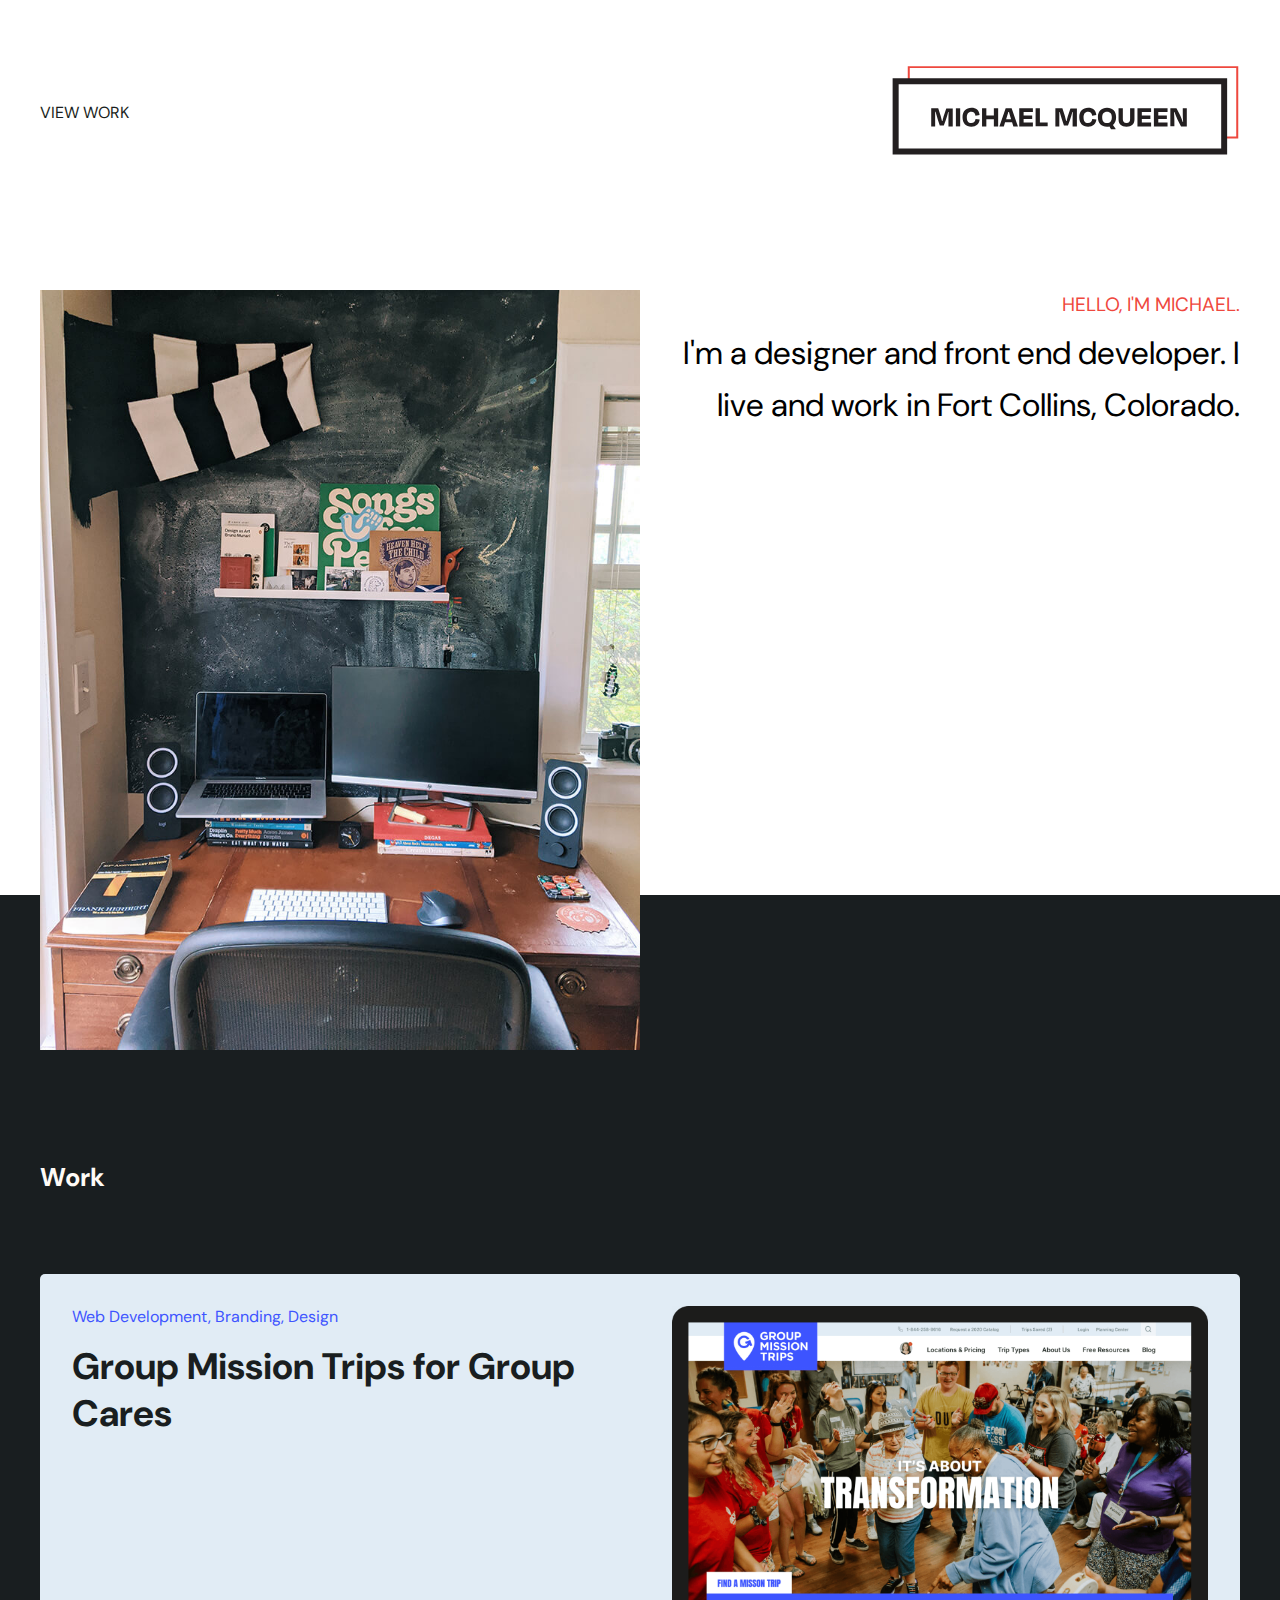
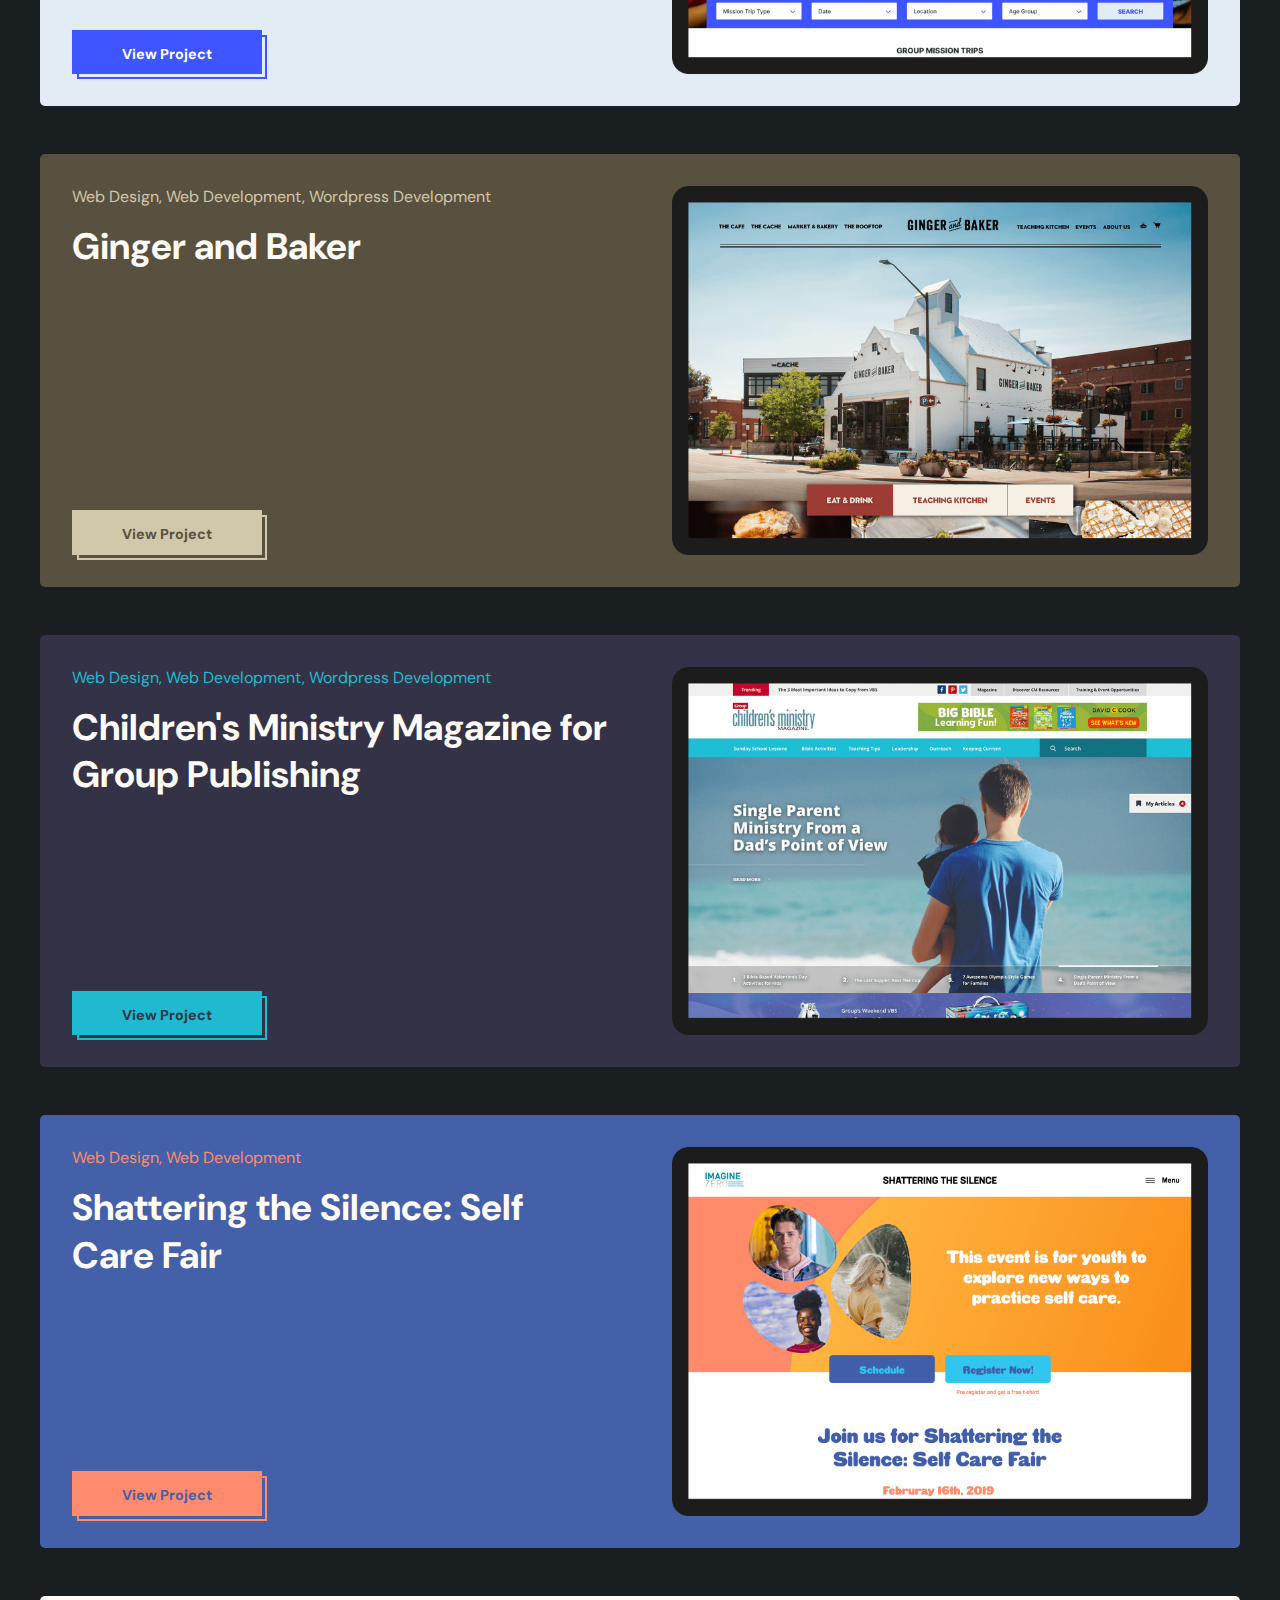
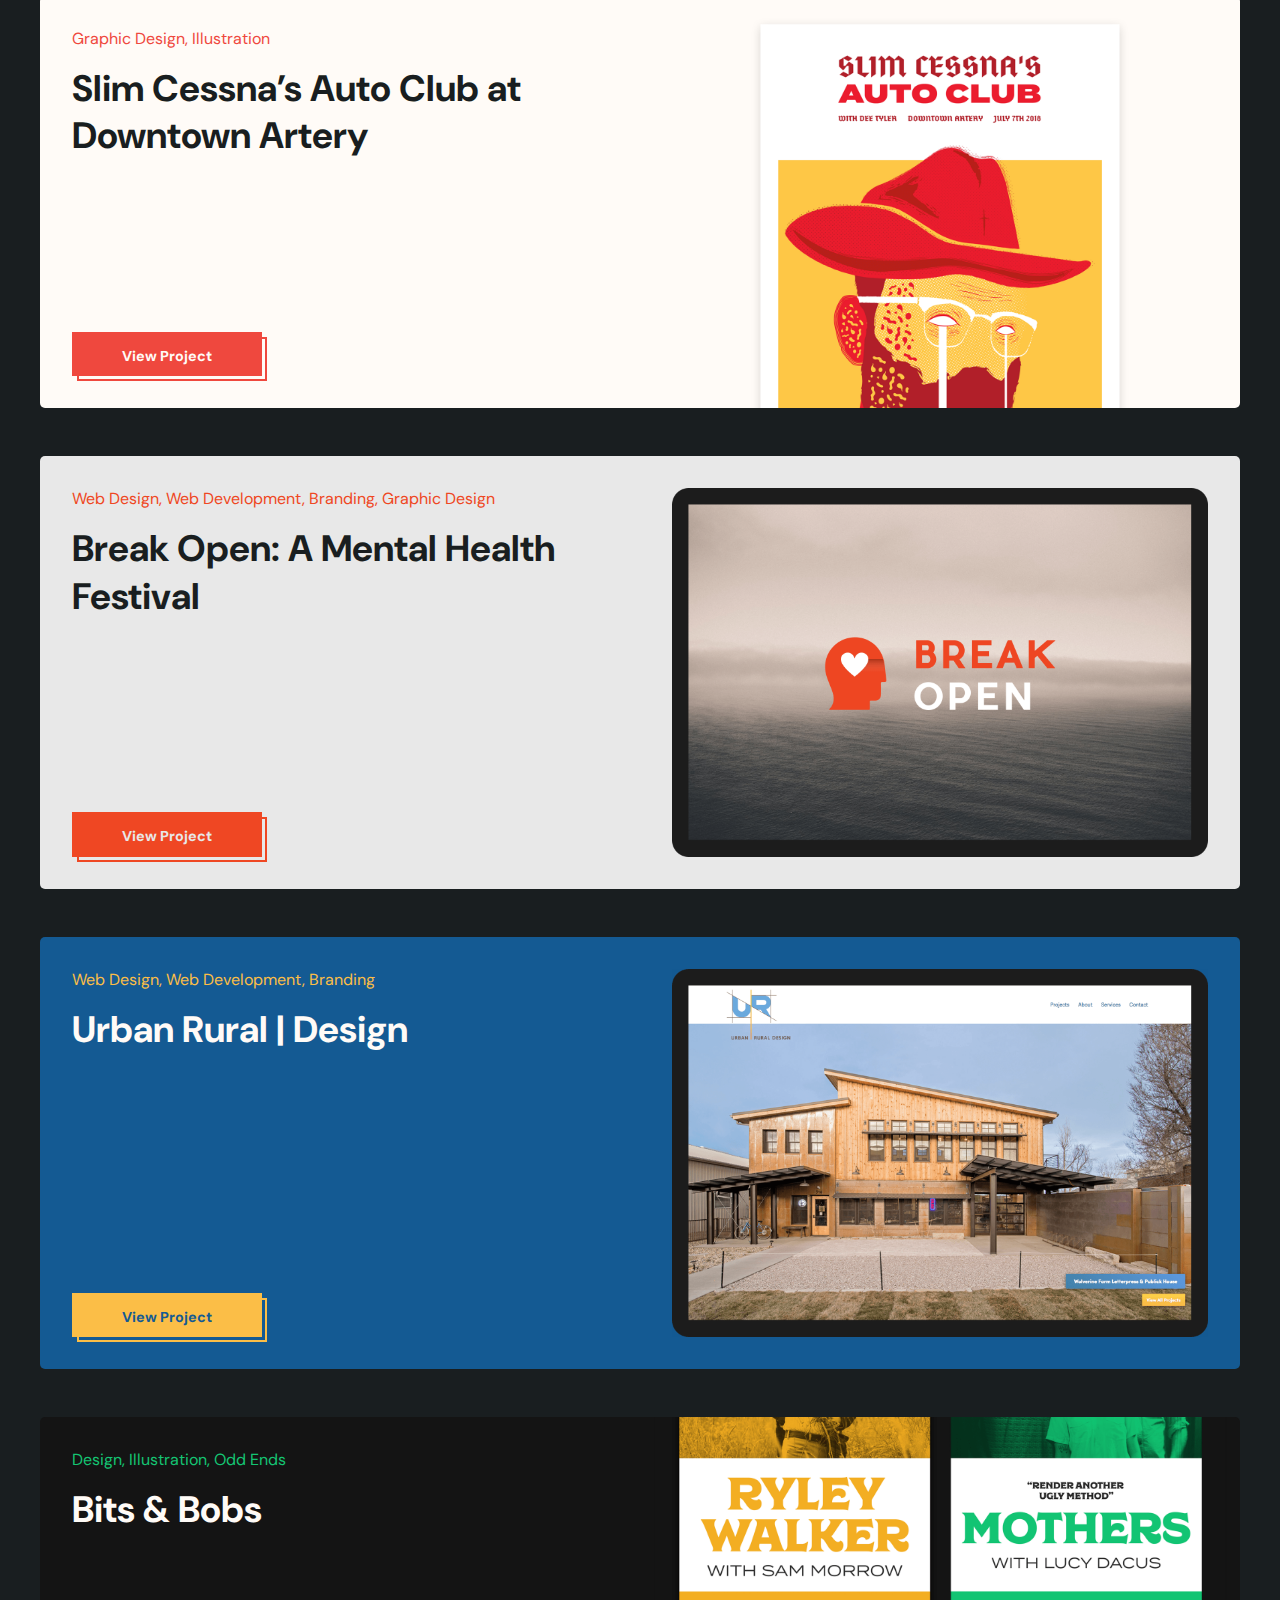
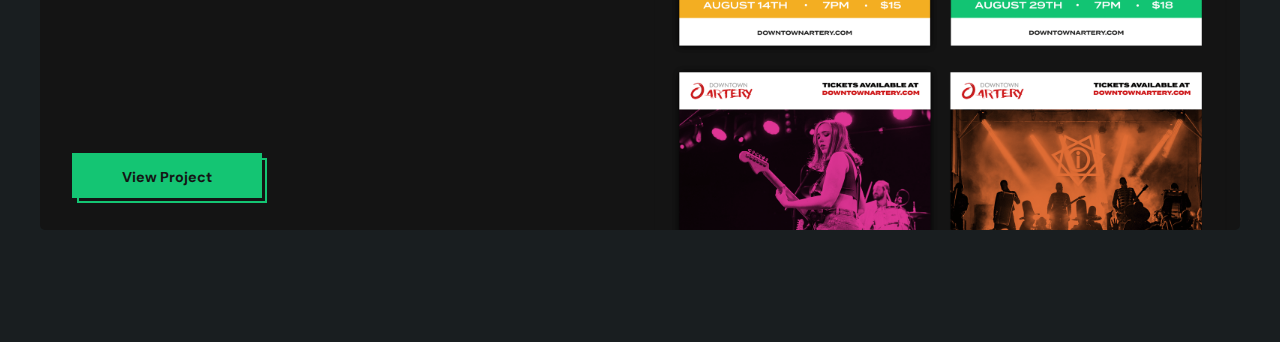
<file: index.html>
<!doctype html>
<html lang="en">

    <head>
        <meta charset="utf-8">
        <meta name="viewport" content="width=device-width, initial-scale=1">
        <title>Welcome | Michael David McQueen</title>
        <meta name="generator" content="Jekyll v3.8.4" />
        <meta property="og:title" content="Welcome" />
        <meta property="og:locale" content="en_US" />
        <meta name="description"
            content="Harrier is a small web design and development studio in Fort Collins, Colorado. We design and build quality, user-friendly, accessible websites." />
        <meta property="og:description"
            content="Harrier is a small web design and development studio in Fort Collins, Colorado. We design and build quality, user-friendly, accessible websites." />
        <link rel="canonical" href="http://localhost:4000/" />
        <meta property="og:url" content="http://localhost:4000/" />
        <meta property="og:site_name" content="Michael David McQueen" />
        <link type="application/atom+xml" rel="alternate" href="http://localhost:4000/feed.xml"
            title="Michael David McQueen" />
            <link href="https://fonts.googleapis.com/css2?family=DM+Mono&family=DM+Sans:wght@400;700&display=swap" rel="stylesheet">
            <link rel="stylesheet" href="/site.css">
        <link rel="icon" type="image/png" sizes="32x32" href="/favicon-32x32.png">
        <link rel="icon" type="image/png" sizes="16x16" href="/favicon-16x16.png">
    </head>

    <body>
        <header class="site-header container" role="banner"> 
            <nav class="site-navigation" aria-labelledby="nav-main--label">
                <ul>
                    <li class="site-navigation--item"><a href="#work" class=" site-navigation--link">View Work</a></li>
                </ul>
            </nav>
            <div class="logo">
                <a href="/"><img src="/images/logo.svg" alt="Michael McQueen Logo"></a>
            </div>
        </header>

        <section class="intro container">
            <section class="intro--detail intro--text editable">
                <p>Hello, I'm Michael.</p>
                <p>I'm a designer and front end developer. I live and work in Fort Collins, Colorado.</p>
            </section>
            <section class="intro--detail intro--image">
                <img src="images/desk.jpg" alt="My Desk" />
            </section>
        </section>

        <main class="project-list dark" id="work">
            <div class="container">
                <div class="project-list--heading-wrap">
                    <h2 class="light-txt project-list--heading">Work</h2>
                </div>
                <div class="project-list--item" style="background-color: #e1ecf5">
                    <div class="project-list--item-details">
                        <h5 class="project-category" style="color: #3e55ff">Web Development, Branding, Design</h5>
                        <h3 class="project-title dark-txt"><a href="/projects/group-cares.html">Group Mission Trips for Group Cares</a></h3>
                        <a href="/projects/group-cares.html" class="btn primary" style="background-color: #3e55ff; border-color:#3e55ff; color:#fff;">View Project</a>
                    </div>
                    <div class="project-list--item-image landscape ">
                        <a href="/projects/group-cares.html" class="cover-link">
                            <img src="images/clients/gmt/group-mission-trips-min.png" alt="Group Mission Trips Website">
                        </a>
                    </div>
                </div>
                <div class="project-list--item" style="background-color: #59513f">
                    <div class="project-list--item-details">
                        <h5 class="project-category" style="color: #d1c7aa">Web Design, Web Development, Wordpress Development</h5>
                        <h3 class="project-title light-txt"><a href="/projects/ginger-and-baker.html">Ginger and Baker</a></h3>
                        <a href="/projects/ginger-and-baker.html" class="btn primary" style="background-color: #d1c7aa; border-color:#d1c7aa; color:#59513f;">View Project</a>
                    </div>
                    <div class="project-list--item-image landscape">
                    <a href="/projects/ginger-and-baker.html" class="cover-link">
                        <img src="images/clients/ginger-and-baker/gnb-min.png" alt="Ginger and Baker Wordpress Development">
                    </a>
                </div>
            </div>

            <div class="project-list--item" style="background-color: #343246">
                <div class="project-list--item-details">
                    <h5 class="project-category" style="color: #1FBAD0">Web Design, Web Development, Wordpress Development</h5>
                    <h3 class="project-title light-txt"><a href="/projects/childrens-ministry.html">Children's Ministry Magazine for Group Publishing</a></h3>
                    <a href="/projects/childrens-ministry.html" class="btn primary" style="background-color: #1FBAD0; border-color:#1FBAD0; color:#343246;">View Project</a>
                </div>
                <div class="project-list--item-image landscape">
                <a href="/projects/childrens-ministry.html" class="cover-link">
                    <img src="images/clients/childrens-ministry.png" alt="Children's Ministry Magazine for Group Publishing">
                </a>
            </div>
        </div>
        
            <div class="project-list--item" style="background-color: #4360A8">
                    <div class="project-list--item-details">
                        <h5 class="project-category" style="color: #FF8B6F">Web Design, Web Development</h5>
                        <h3 class="project-title light-txt"><a href="/projects/imagine-zero.html">Shattering the Silence: Self Care Fair</a></h3>
                        <a href="/projects/imagine-zero.html" class="btn primary" style="background-color: #FF8B6F; border-color:#FF8B6F; color:#4360A8;">View Project</a>
                    </div>
                    <div class="project-list--item-image landscape">
                    <a href="/projects/imagine-zero.html" class="cover-link">
                        <img src="images/clients/imagine-zero.png" alt="Shattering the Silence: Self Care Fair">
                    </a>
                </div>
            </div>
        
            <div class="project-list--item" style="background-color: #FFFBF7">
                    <div class="project-list--item-details">
                        <h5 class="project-category" style="color: #EF483E">Graphic Design, Illustration</h5>
                        <h3 class="project-title dark-txt"><a href="/projects/slim-cessna.html">Slim Cessna’s Auto Club at Downtown Artery</a></h3>
                        <a href="/projects/slim-cessna.html" class="btn primary" style="background-color: #EF483E; border-color:#EF483E; color:#FFFBF7;">View Project</a>
                    </div>
                    <div class="project-list--item-image portrait">
                    <a href="/projects/slim-cessna.html" class="cover-link">
                        <img src="images/clients/slim.png" alt="Slim Cessna’s Auto Club at Downtown Artery">
                    </a>
                </div>
            </div>
        
            
        
            <div class="project-list--item" style="background-color: #E8E8E8">
                    <div class="project-list--item-details">
                        <h5 class="project-category" style="color: #EF4723">Web Design, Web Development, Branding, Graphic Design</h5>
                        <h3 class="project-title dark-txt"><a href="/projects/break-open.html">Break Open: A Mental Health Festival</a></h3>
                        <a href="/projects/break-open.html" class="btn primary" style="background-color: #EF4723; border-color:#EF4723; color:#E8E8E8;">View Project</a>
                    </div>
                    <div class="project-list--item-image landscape">
                    <a href="/projects/break-open.html" class="cover-link">
                        <img src="images/clients/break-open.png" alt="Break Open: A Mental Health Festival">
                    </a>
                </div>
            </div>
        
            <div class="project-list--item" style="background-color: #145a93">
                    <div class="project-list--item-details">
                        <h5 class="project-category" style="color: #FBBE47">Web Design, Web Development, Branding</h5>
                        <h3 class="project-title light-txt"><a href="/projects/urban-rural-arch.html">Urban Rural | Design</a></h3>
                        <a href="/projects/urban-rural-arch.html" class="btn primary" style="background-color: #FBBE47; border-color:#FBBE47; color:#145a93;">View Project</a>
                    </div>
                    <div class="project-list--item-image landscape">
                    <a href="/projects/urban-rural-arch.html" class="cover-link">
                        <img src="images/clients/urban-rural.png" alt="Urban Rural | Design">
                    </a>
                </div>
            </div>
        
            <div class="project-list--item" style="background-color: #141414">
                    <div class="project-list--item-details">
                        <h5 class="project-category" style="color: #14c573">Design, Illustration, Odd Ends</h5>
                        <h3 class="project-title light-txt"><a href="/projects/bits-and-bobs.html">Bits & Bobs</a></h3>
                        <a href="/projects/bits-and-bobs.html" class="btn primary" style="background-color: #14c573; border-color:#14c573; color:#141414;">View Project</a>
                    </div>
                    <div class="project-list--item-image portrait">
                    <a href="/projects/bits-and-bobs.html" class="cover-link">
                        <img src="images/clients/hpe/bits-min.png" alt="Bits n Bobs">
                    </a>
                </div>
            </div>

            </div>
            </div>
        </main>

    </body>

</html>
</file>
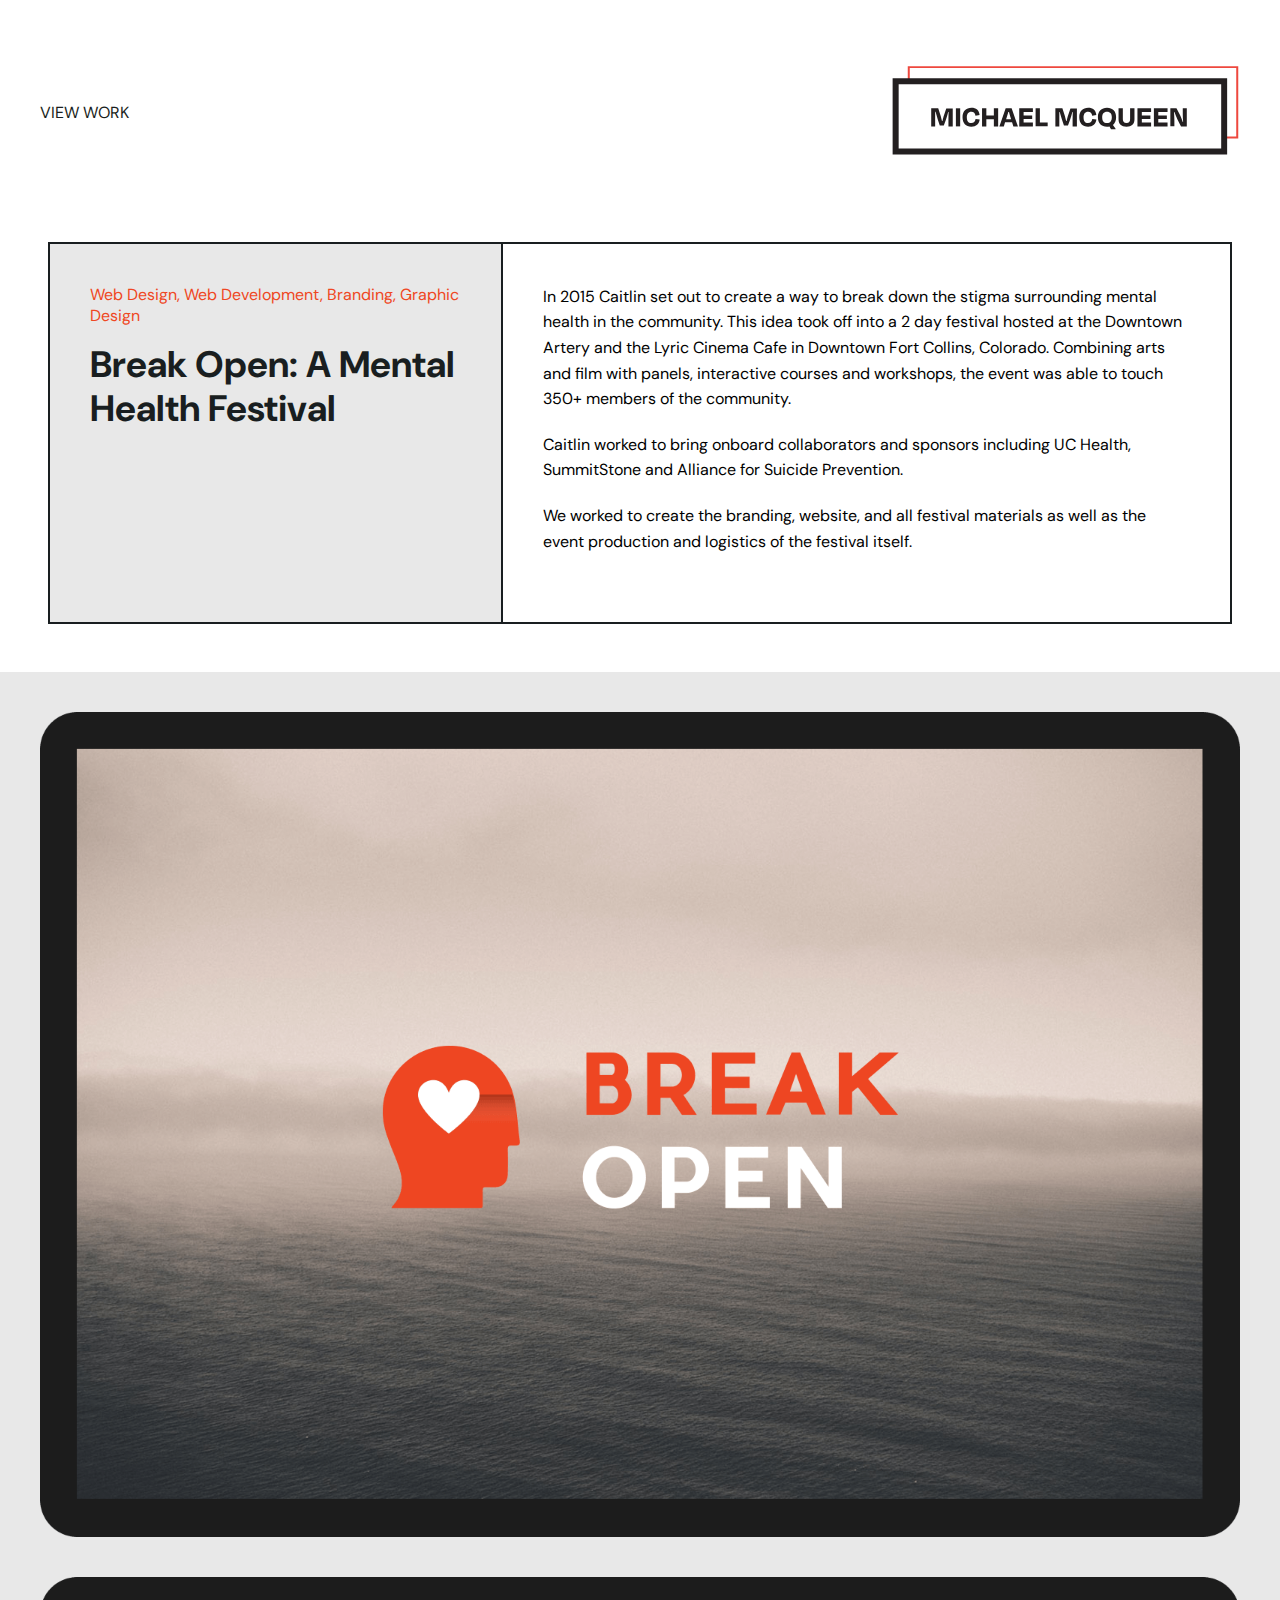
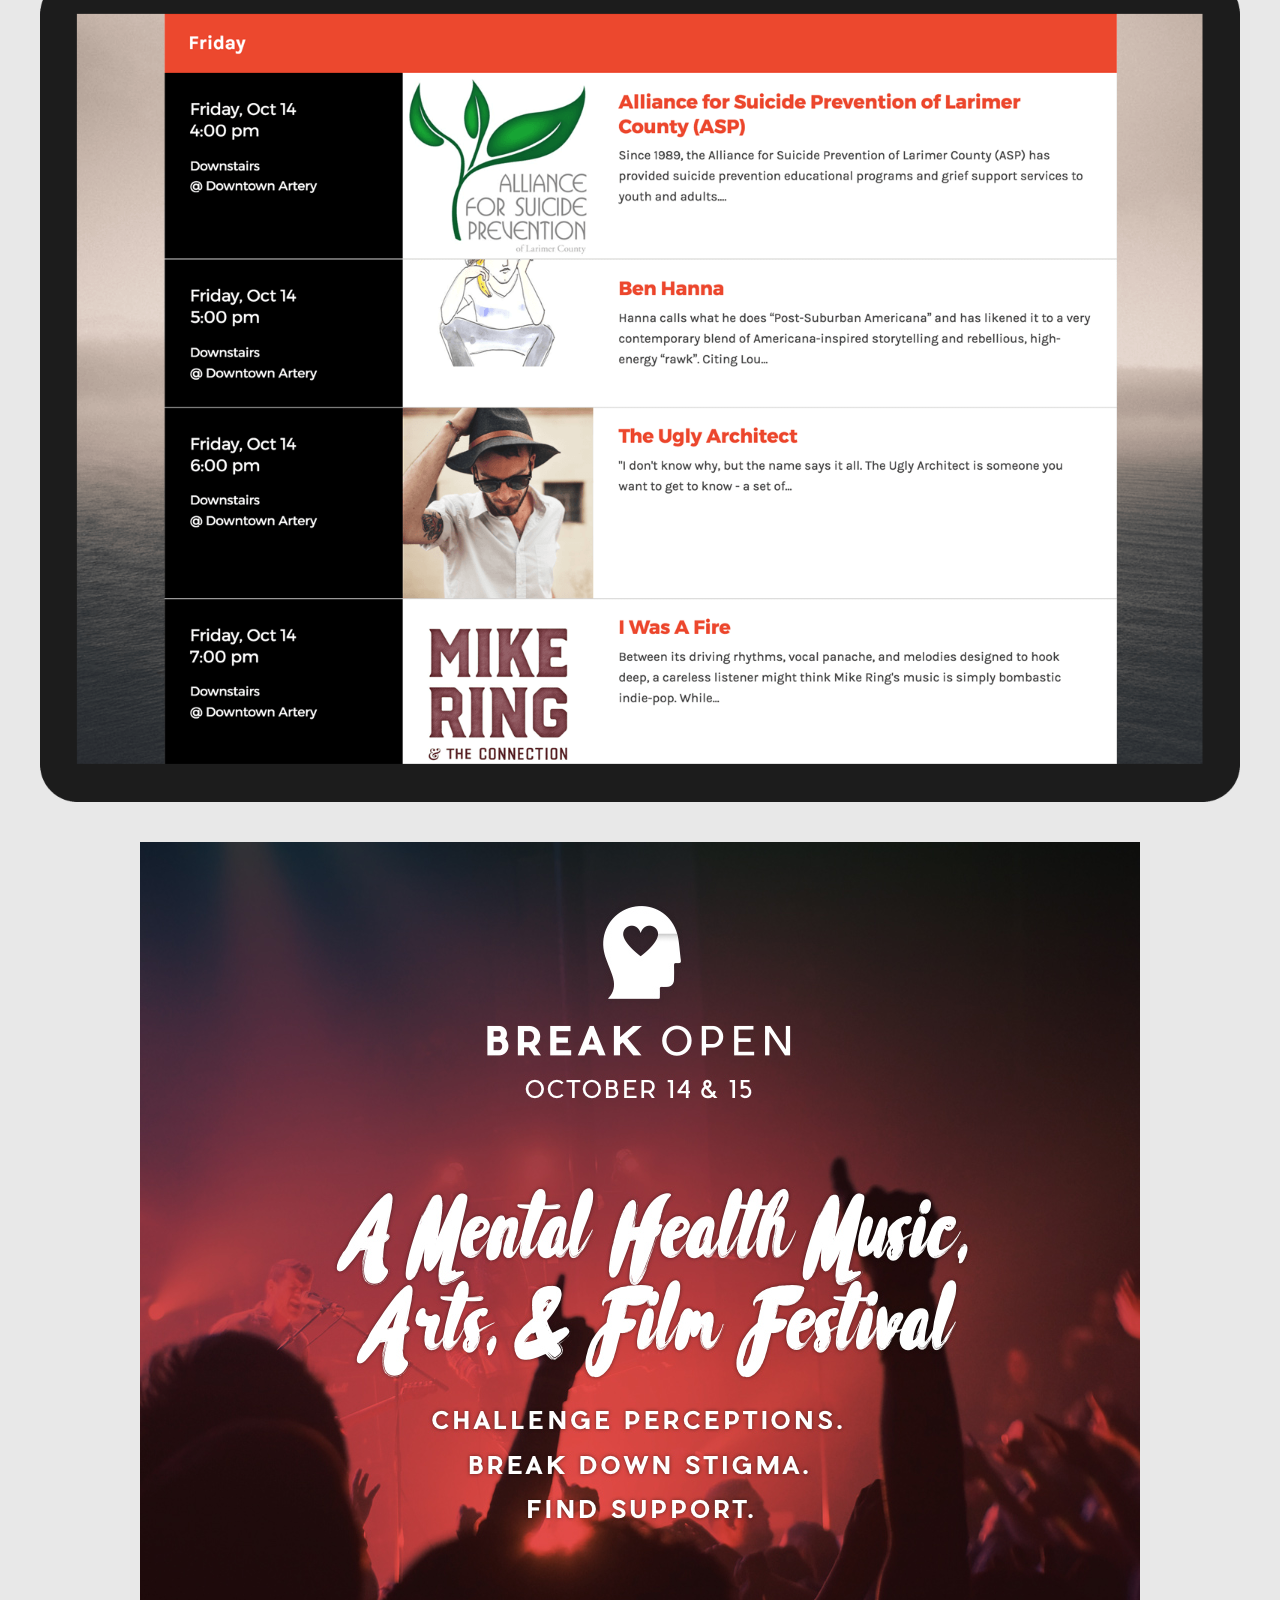
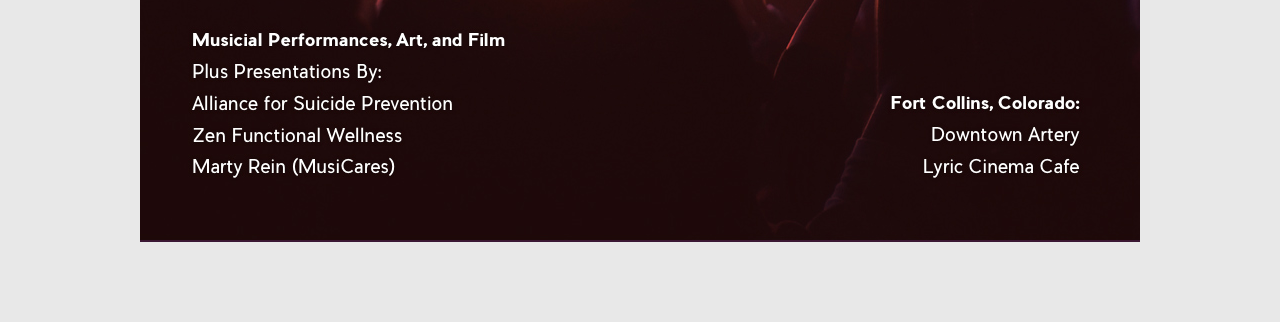
<file: projects/break-open.html>
<!doctype html>

<html lang="en">

<head>
	<meta charset="utf-8">
	<meta name="viewport" content="width=device-width, initial-scale=1">
	<title>Break Open | Michael David McQueen</title>
	<meta name="generator" content="Jekyll v3.8.4" />
	<meta property="og:title" content="Break Open" />
	<meta property="og:locale" content="en_US" />
	<meta name="description"
		content="In 2015 Caitlin set out to create a way to break down the stigma surrounding mental health in the community. This idea took off into a 2 day festival hosted at the Downtown Artery and the Lyric Cinema Cafe in Downtown Fort Collins, Colorado. Combining arts and film with panels, interactive courses and workshops, the event was able to touch 350+ members of the community." />
	<meta property="og:description"
		content="In 2015 Caitlin set out to create a way to break down the stigma surrounding mental health in the community. This idea took off into a 2 day festival hosted at the Downtown Artery and the Lyric Cinema Cafe in Downtown Fort Collins, Colorado. Combining arts and film with panels, interactive courses and workshops, the event was able to touch 350+ members of the community." />
	<link rel="canonical" href="http://localhost:4000/projects/break-open/" />
	<meta property="og:url" content="http://localhost:4000/projects/break-open/" />
	<meta property="og:site_name" content="Michael David McQueen" />
	<meta property="og:type" content="article" />
	<meta property="article:published_time" content="2020-05-16T20:58:00+00:00" />
	<link href="https://fonts.googleapis.com/css2?family=DM+Mono&family=DM+Sans:wght@400;700&display=swap"
		rel="stylesheet">
	<link rel="stylesheet" href="/site.css">
	<link rel="icon" type="image/png" sizes="32x32" href="/favicon-32x32.png">
	<link rel="icon" type="image/png" sizes="16x16" href="/favicon-16x16.png">
</head>

<body>
	<header class="site-header container" role="banner">
		<nav class="site-navigation" aria-labelledby="nav-main--label">
			<ul>
				<li class="site-navigation--item"><a href="/#work" class=" site-navigation--link">View Work</a></li>
			</ul>
		</nav>
		<div class="logo">
			<a href="/"><img src="/images/logo.svg" alt="Michael McQueen Logo"></a>
		</div>
	</header>



	<section class="project-node-intro-wrap">
		<div class="container">
			<section class="project-node-intro">
				<!--  -->

				<div class="project-node--intro--details" style="background-color: #E8E8E8">
					<h5 class="project--node-category editable" style="color: #EF4723">Web Design, Web Development, Branding,
						Graphic Design</h5>

					<h1 class="project-node-title dark-txt editable">Break Open: A Mental Health Festival</h1>


				</div>
				<div class="project-node--intro--content editable">
					<p>In 2015 Caitlin set out to create a way to break down the stigma surrounding mental health in the
						community. This idea took off into a 2 day festival hosted at the Downtown Artery and the Lyric
						Cinema Cafe in Downtown Fort Collins, Colorado. Combining arts and film with panels, interactive
						courses and workshops, the event was able to touch 350+ members of the community.</p>

					<p>Caitlin worked to bring onboard collaborators and sponsors including UC Health, SummitStone and
						Alliance for Suicide Prevention.</p>

					<p>We worked to create the branding, website, and all festival materials as well as the event
						production and logistics of the festival itself.</p>

				</div>
			</section>
		</div>
	</section>

	<section class="project-node-images" style="background-color: #E8E8E8">
		<div class="container">

			<img src="/images/clients/break-open.png" alt="Break Open - A Mental Health Festival" />

			<img src="/images/clients/break-open/break-open-schedule.png" alt="Break Open - Schedule" />

			<img src="/images/clients/break-open/break-open-poster.jpg" alt="Break Open - Event Art" />



		</div>
	</section>
</body>

</html>
</file>
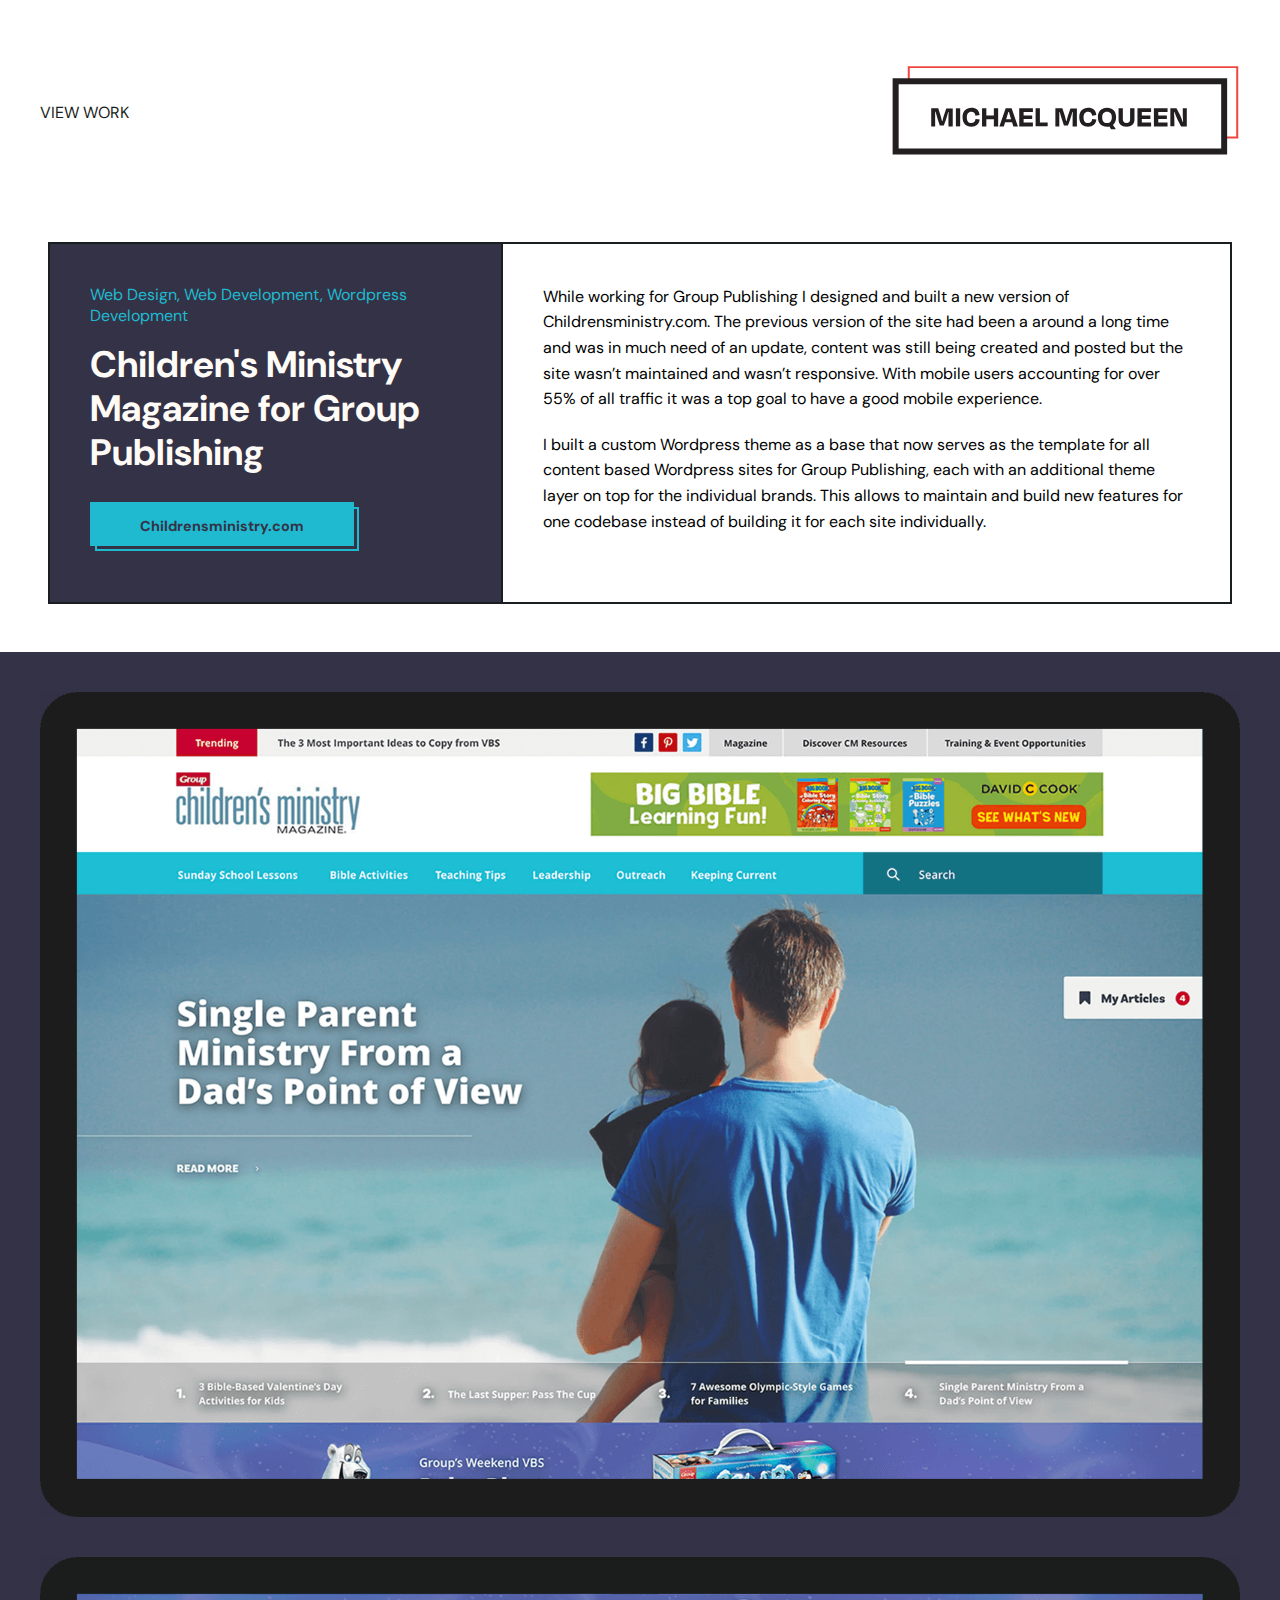
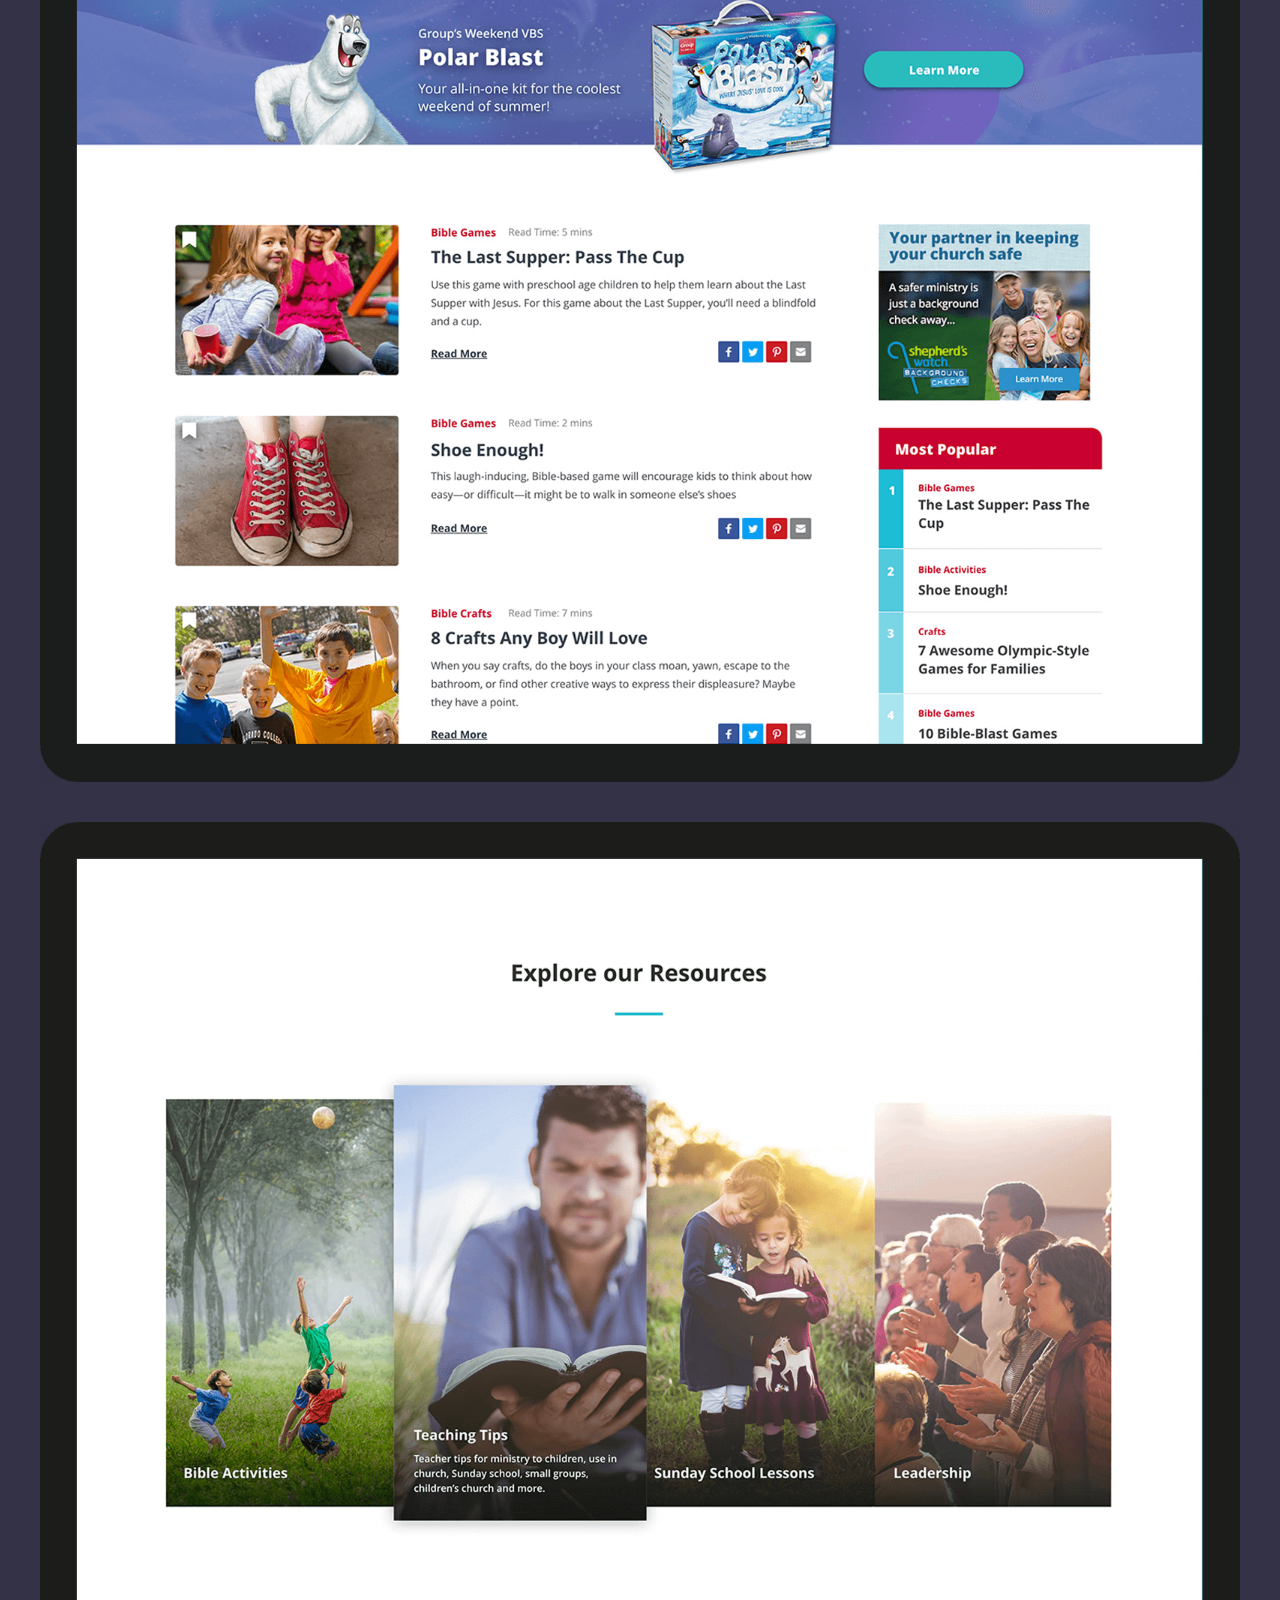
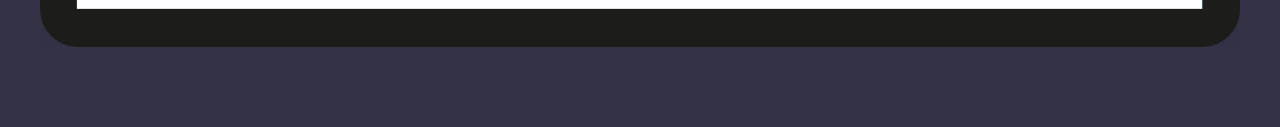
<file: projects/childrens-ministry.html>
<!doctype html>

<html lang="en">
	<head>
		<meta charset="utf-8">
		<meta name="viewport" content="width=device-width, initial-scale=1">

		<!-- Begin Jekyll SEO tag v2.5.0 -->
<title>Childrens Ministry | Michael David McQueen</title>
<meta name="generator" content="Jekyll v3.8.4" />
<meta property="og:title" content="Childrens Ministry" />
<meta property="og:locale" content="en_US" />
<meta name="description" content="While working for Group Publishing I designed and built a new version of Childrensministry.com. The previous version of the site had been a around a long time and was in much need of an update, content was still being created and posted but the site wasn’t maintained and wasn’t responsive. With mobile users accounting for over 55% of all traffic it was a top goal to have a good mobile experience." />
<meta property="og:description" content="While working for Group Publishing I designed and built a new version of Childrensministry.com. The previous version of the site had been a around a long time and was in much need of an update, content was still being created and posted but the site wasn’t maintained and wasn’t responsive. With mobile users accounting for over 55% of all traffic it was a top goal to have a good mobile experience." />
<link rel="canonical" href="http://localhost:4000/projects/childrens-ministry/" />
<meta property="og:url" content="http://localhost:4000/projects/childrens-ministry/" />
<meta property="og:site_name" content="Michael David McQueen" />
<meta property="og:type" content="article" />
<meta property="article:published_time" content="2020-05-16T20:58:00+00:00" />
<script type="application/ld+json">
{"description":"While working for Group Publishing I designed and built a new version of Childrensministry.com. The previous version of the site had been a around a long time and was in much need of an update, content was still being created and posted but the site wasn’t maintained and wasn’t responsive. With mobile users accounting for over 55% of all traffic it was a top goal to have a good mobile experience.","@type":"BlogPosting","url":"http://localhost:4000/projects/childrens-ministry/","headline":"Childrens Ministry","dateModified":"2020-05-16T20:58:00+00:00","datePublished":"2020-05-16T20:58:00+00:00","mainEntityOfPage":{"@type":"WebPage","@id":"http://localhost:4000/projects/childrens-ministry/"},"@context":"http://schema.org"}</script>
<!-- End Jekyll SEO tag -->

		<link type="application/atom+xml" rel="alternate" href="http://localhost:4000/feed.xml" title="Michael David McQueen" />
		<link href="https://fonts.googleapis.com/css2?family=DM+Mono&family=DM+Sans:wght@400;700&display=swap" rel="stylesheet">
		<link rel="stylesheet" href="/site.css">
	<link rel="icon" type="image/png" sizes="32x32" href="/favicon-32x32.png">
	<link rel="icon" type="image/png" sizes="16x16" href="/favicon-16x16.png">
</head>

<body>
	<header class="site-header container" role="banner"> 
		<nav class="site-navigation" aria-labelledby="nav-main--label">
			<ul>
				<li class="site-navigation--item"><a href="/#work" class=" site-navigation--link">View Work</a></li>
			</ul>
		</nav>
		<div class="logo">
			<a href="/"><img src="/images/logo.svg" alt="Michael McQueen Logo"></a>
		</div>
	</header>

		

<section class="project-node-intro-wrap">
	<div class="container">
			<section class="project-node-intro">
	<!--  -->
	
	<div class="project-node--intro--details" style="background-color: #343246">
		<h5 class="project--node-category editable" style="color: #1FBAD0">Web Design, Web Development, Wordpress Development</h5>
		
			<h1 class="project-node-title light-txt editable">Children's Ministry Magazine for Group Publishing</h1>
		
		
			<a href="https://childrensministry.com" target="_blank" class="btn primary " style="background-color: #1FBAD0; border-color:#1FBAD0;color:#343246; ">Childrensministry.com</a>
		
	</div>
	<div class="project-node--intro--content editable">
		<p>While working for Group Publishing I designed and built a new version of Childrensministry.com. The previous version of the site had been a around a long time and was in much need of an update, content was still being created and posted but the site wasn’t maintained and wasn’t responsive. With mobile users accounting for over 55% of all traffic it was a top goal to have a good mobile experience.</p>

<p>I built a custom Wordpress theme as a base that now serves as the template for all content based Wordpress sites for Group Publishing, each with an additional theme layer on top for the individual brands. This allows to maintain and build new features for one codebase instead of building it for each site individually.</p>

	</div>
</section>
</div>
</section>

<section class="project-node-images" style="background-color: #343246">
	<div class="container">
	
		<img src="/images/clients/childrens-ministry.png" alt="Children's Ministry Wordpress Site"/>
	
		<img src="/images/clients/cm/cm-home.png" alt="Children's Ministry Home Page"/>
	
		<img src="/images/clients/cm/cm-resources.png" alt="Children's Ministry - Explore our Resources"/>
	


</div>
</section>

	</body>
</html>
</file>
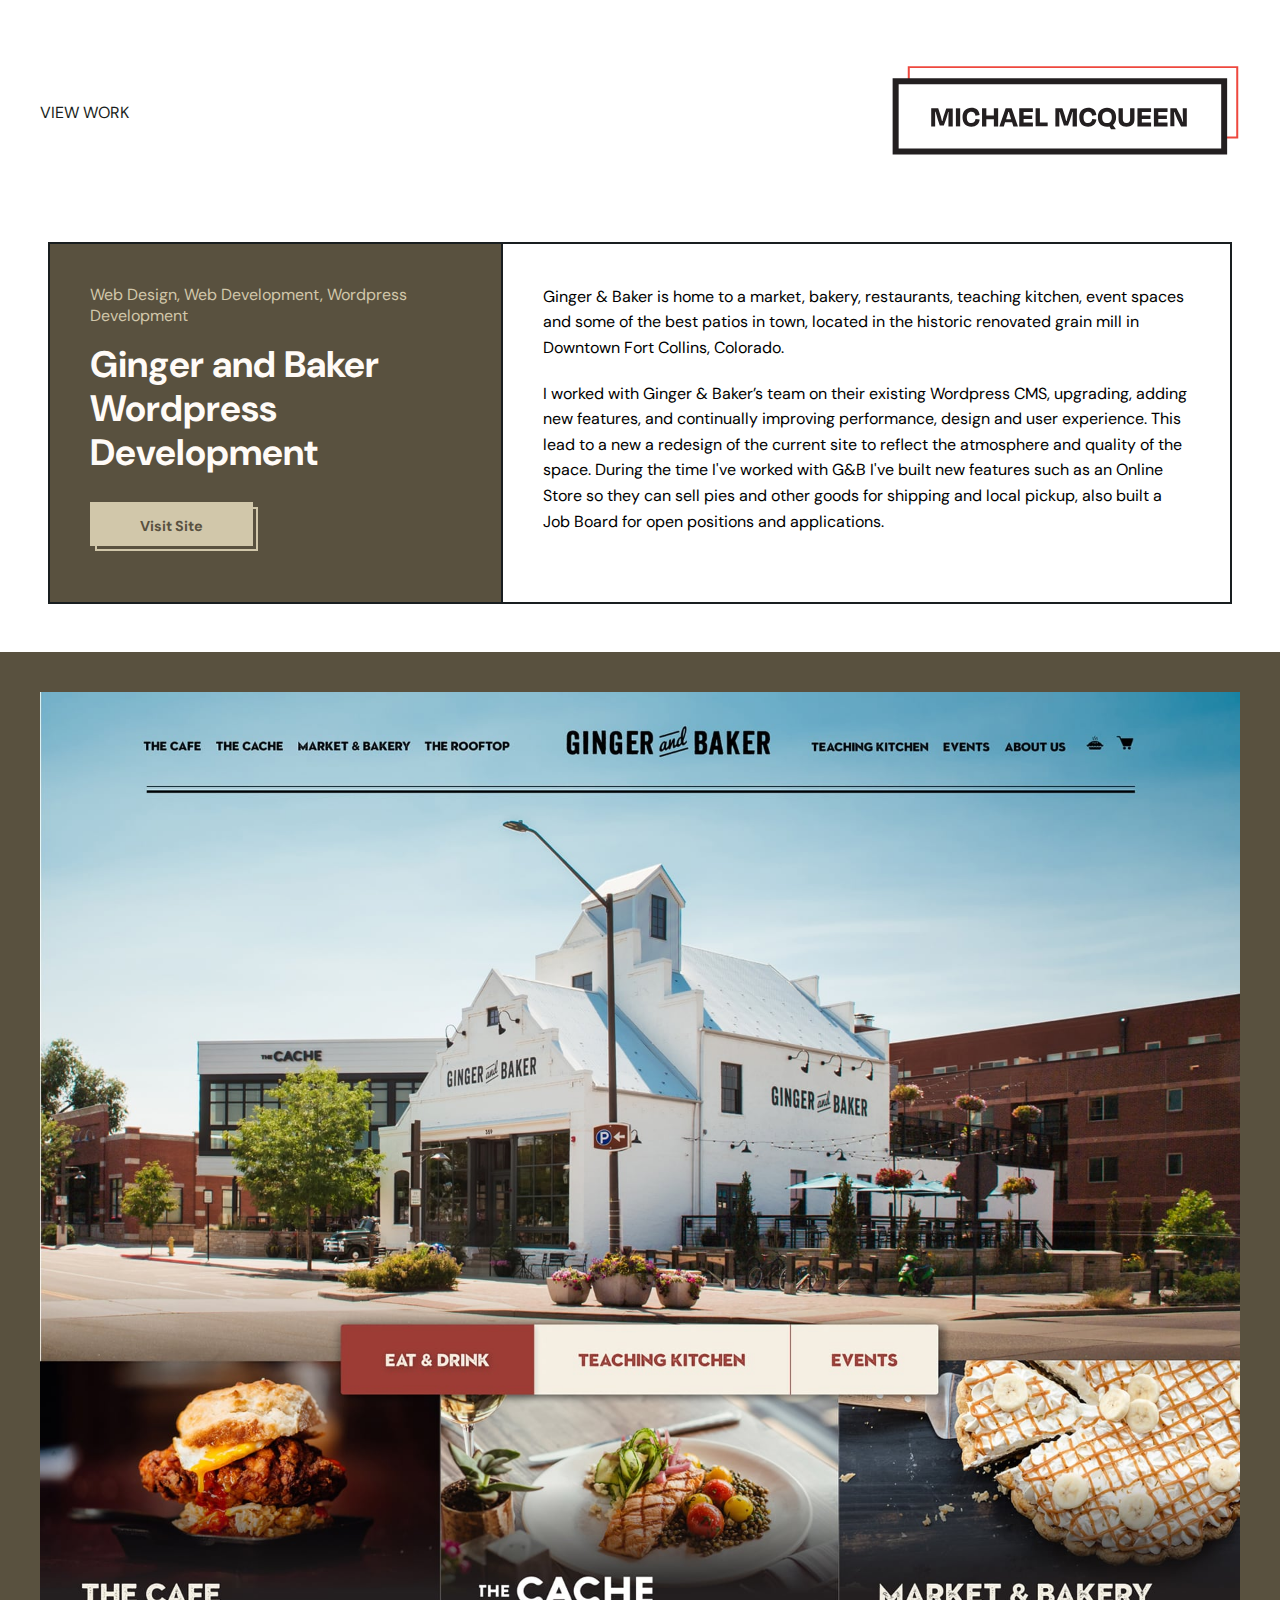
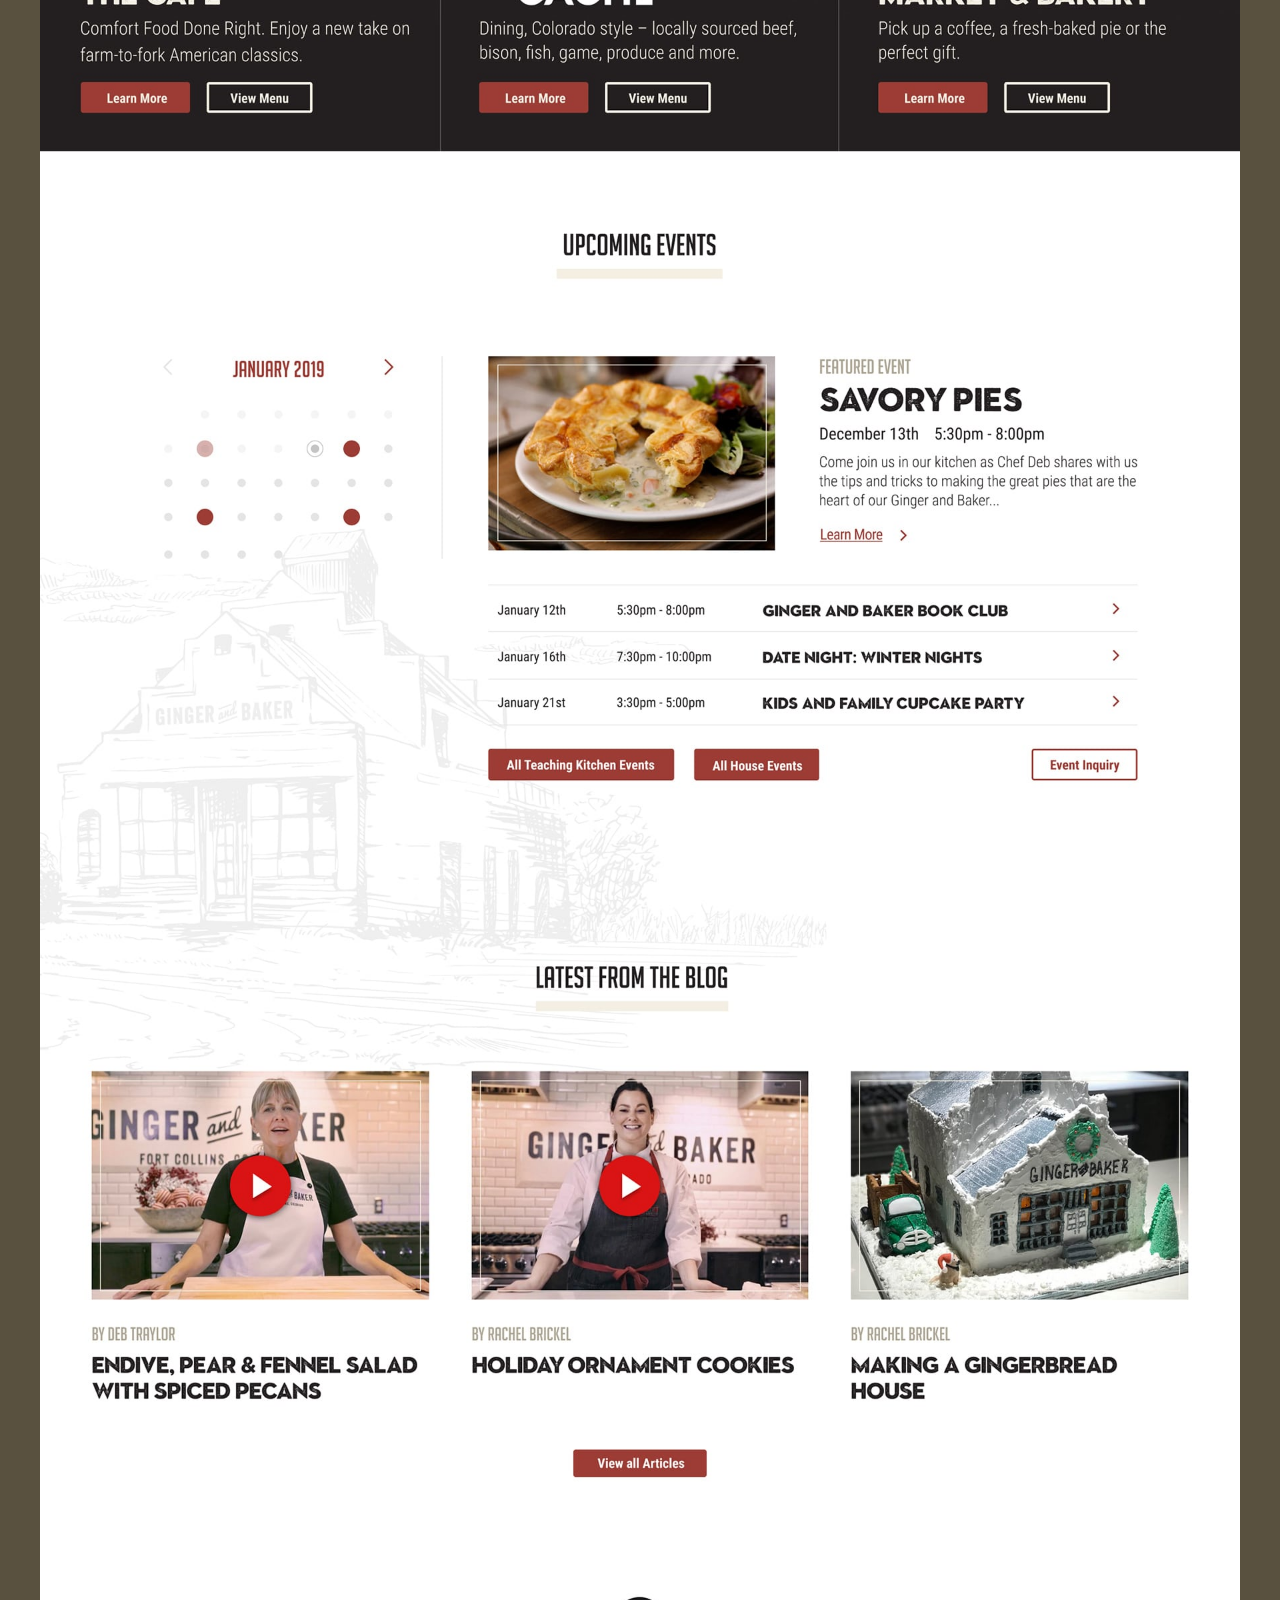
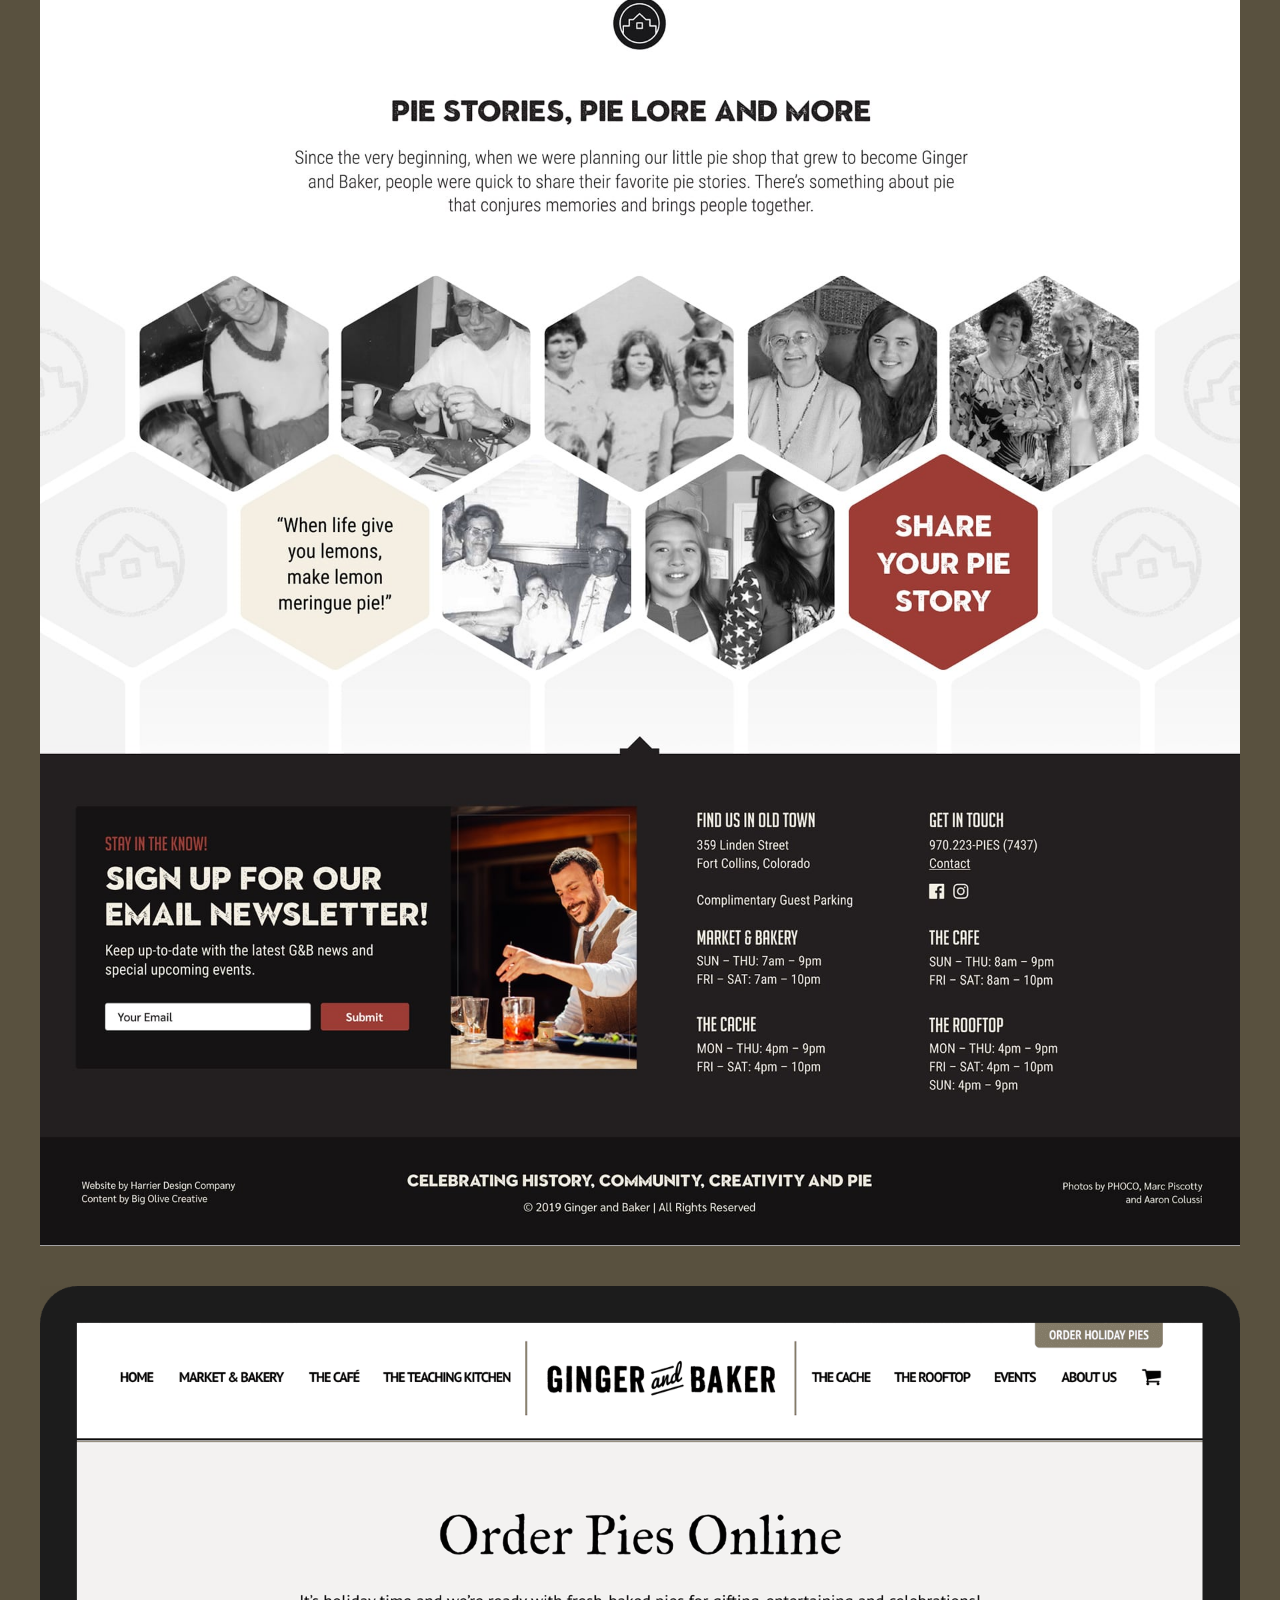
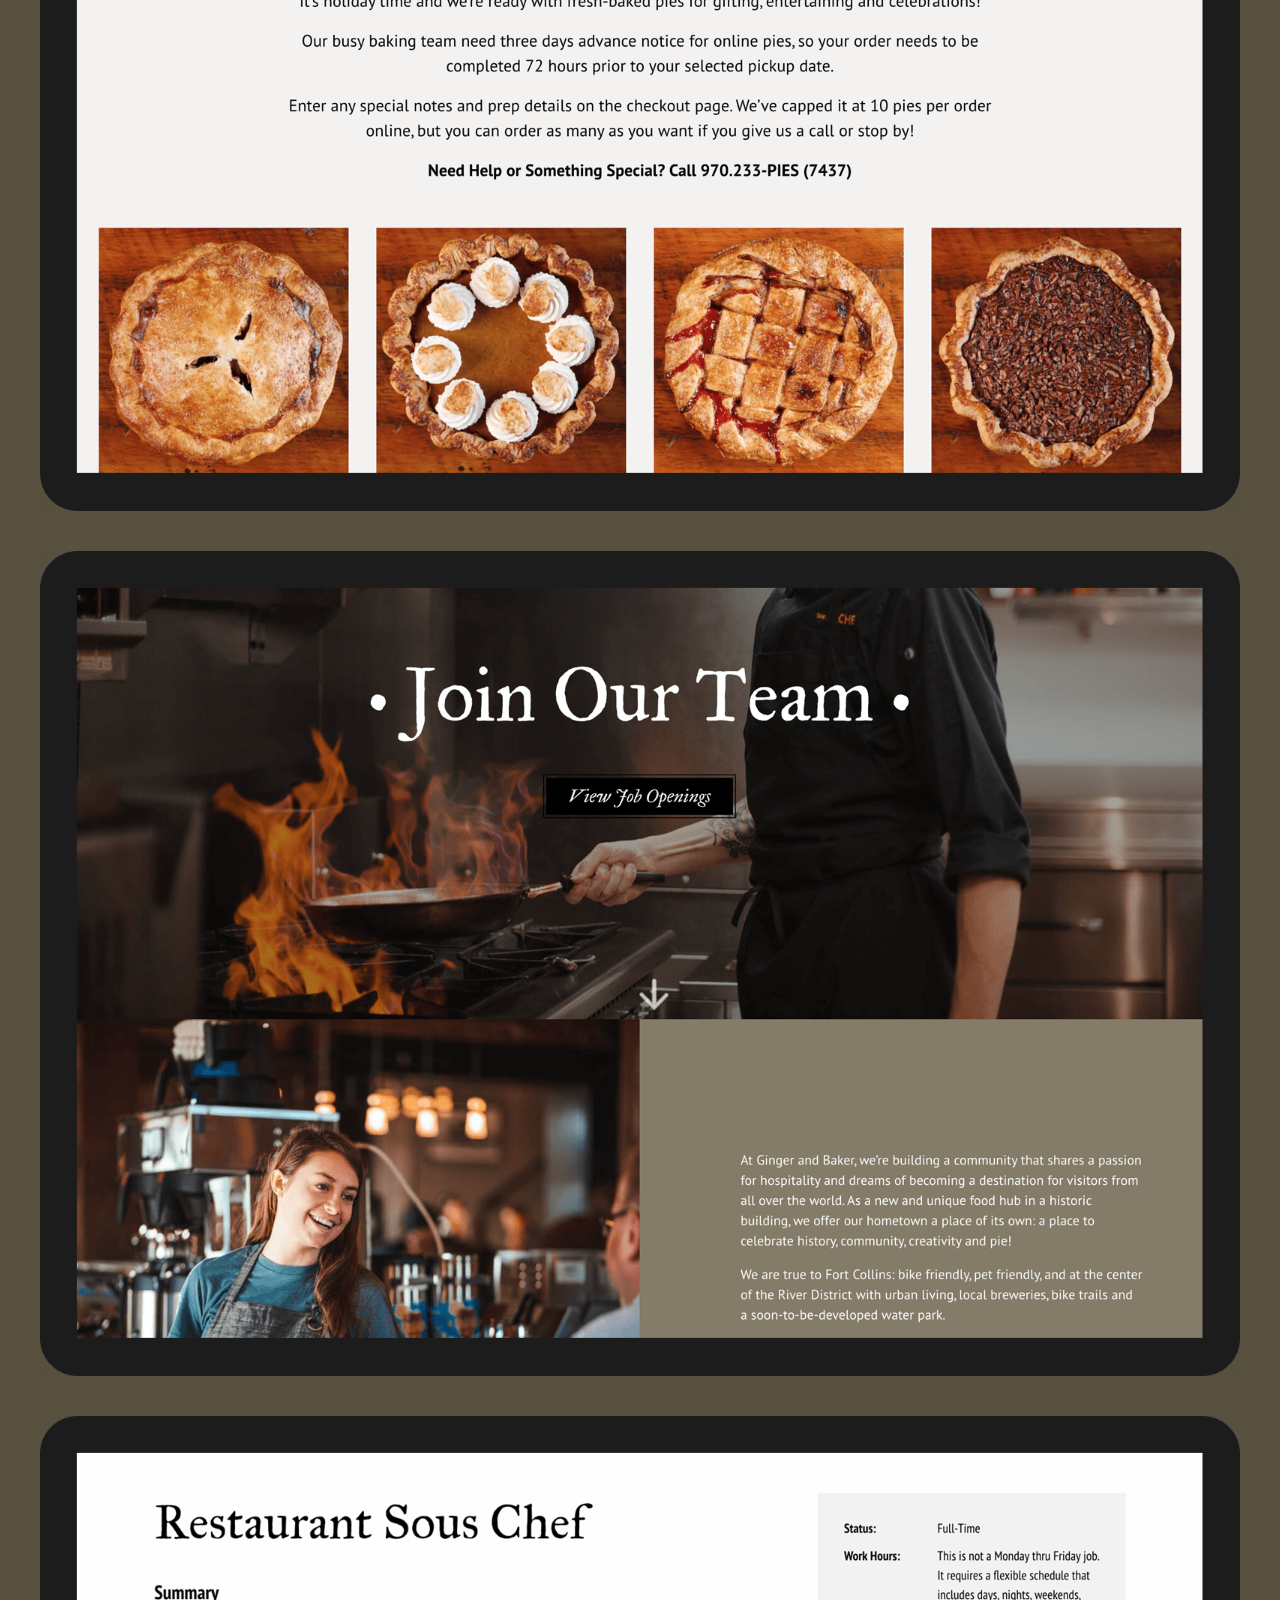
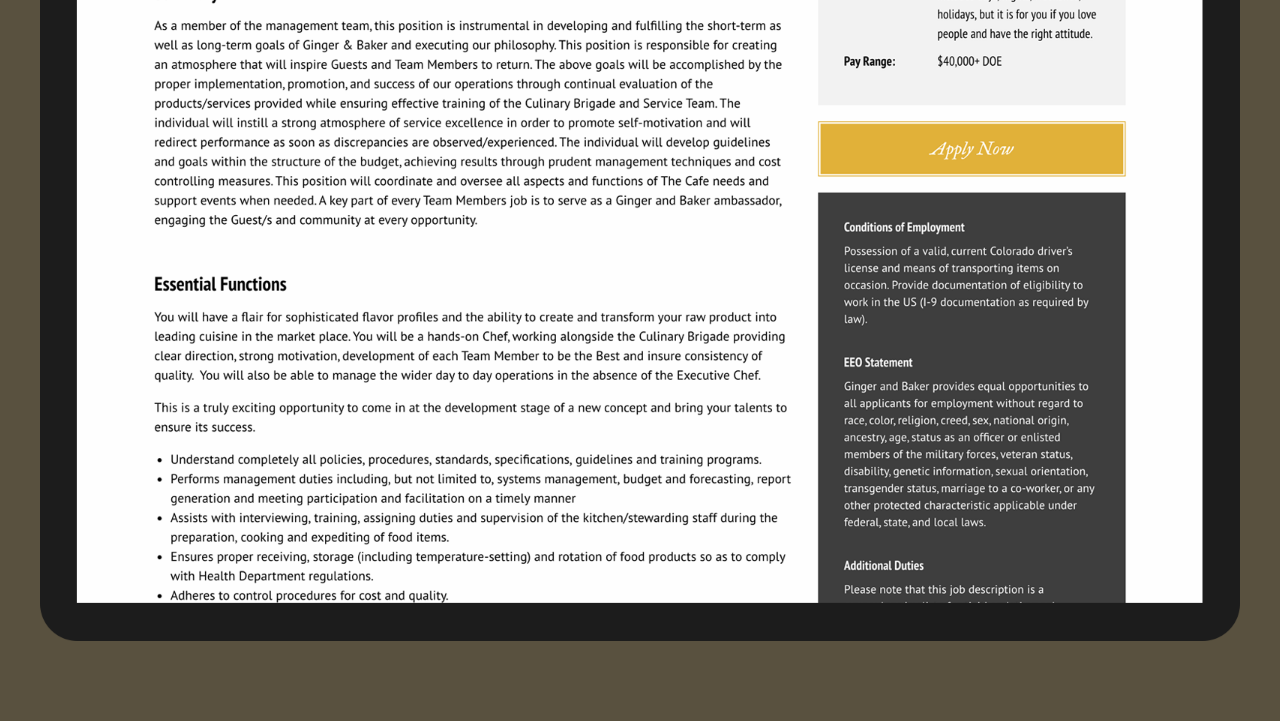
<file: projects/ginger-and-baker.html>
<!doctype html>

<html lang="en">
	<head>
		<meta charset="utf-8">
		<meta name="viewport" content="width=device-width, initial-scale=1">

		<!-- Begin Jekyll SEO tag v2.5.0 -->
<title>Ginger And Baker | Michael David McQueen</title>
<meta name="generator" content="Jekyll v3.8.4" />
<meta property="og:title" content="Ginger And Baker" />
<meta property="og:locale" content="en_US" />
<meta name="description" content="Ginger &amp; Baker is home to a market, bakery, restaurants, teaching kitchen, event spaces and some of the best patios in town, located in the historic renovated grain mill in Downtown Fort Collins it’s a truly special spot." />
<meta property="og:description" content="Ginger &amp; Baker is home to a market, bakery, restaurants, teaching kitchen, event spaces and some of the best patios in town, located in the historic renovated grain mill in Downtown Fort Collins it’s a truly special spot." />
<link rel="canonical" href="http://localhost:4000/projects/ginger-and-baker/" />
<meta property="og:url" content="http://localhost:4000/projects/ginger-and-baker/" />
<meta property="og:site_name" content="Michael David McQueen" />
<meta property="og:type" content="article" />
<meta property="article:published_time" content="2020-05-16T20:58:00+00:00" />
<script type="application/ld+json">
{"description":"Ginger &amp; Baker is home to a market, bakery, restaurants, teaching kitchen, event spaces and some of the best patios in town, located in the historic renovated grain mill in Downtown Fort Collins it’s a truly special spot.","@type":"BlogPosting","url":"http://localhost:4000/projects/ginger-and-baker/","headline":"Ginger And Baker","dateModified":"2020-05-16T20:58:00+00:00","datePublished":"2020-05-16T20:58:00+00:00","mainEntityOfPage":{"@type":"WebPage","@id":"http://localhost:4000/projects/ginger-and-baker/"},"@context":"http://schema.org"}</script>
<!-- End Jekyll SEO tag -->

		<link type="application/atom+xml" rel="alternate" href="http://localhost:4000/feed.xml" title="Michael David McQueen" />
		<link href="https://fonts.googleapis.com/css2?family=DM+Mono&family=DM+Sans:wght@400;700&display=swap" rel="stylesheet">
		<link rel="stylesheet" href="/site.css">
	<link rel="icon" type="image/png" sizes="32x32" href="/favicon-32x32.png">
	<link rel="icon" type="image/png" sizes="16x16" href="/favicon-16x16.png">
</head>

<body>
	<header class="site-header container" role="banner"> 
		<nav class="site-navigation" aria-labelledby="nav-main--label">
			<ul>
				<li class="site-navigation--item"><a href="/#work" class=" site-navigation--link">View Work</a></li>
			</ul>
		</nav>
		<div class="logo">
			<a href="/"><img src="/images/logo.svg" alt="Michael McQueen Logo"></a>
		</div>
	</header>

		

<section class="project-node-intro-wrap">
	<div class="container">
			<section class="project-node-intro">
	<!--  -->
	
	<div class="project-node--intro--details" style="background-color: #59513f">
		<h5 class="project--node-category editable" style="color: #d1c7aa">Web Design, Web Development, Wordpress Development</h5>
		
			<h1 class="project-node-title light-txt editable">Ginger and Baker Wordpress Development</h1>
		
		
			<a href="https://gingerandbaker.com" target="_blank" class="btn primary" style="background-color: #d1c7aa; border-color:#d1c7aa;color:#59513f; ">Visit Site</a>
		
	</div>
	<div class="project-node--intro--content editable">
		<p>Ginger &amp; Baker is home to a market, bakery, restaurants, teaching kitchen, event spaces and some of the best patios in town, located in the historic renovated grain mill in Downtown Fort Collins, Colorado.</p>

<p>I worked with Ginger &amp; Baker’s team on their existing Wordpress CMS, upgrading, adding new features, and continually improving performance, design and user experience. This lead to a new a redesign of the current site to reflect the atmosphere and quality of the space. During the time I've worked with G&B I've built new features such as an Online Store so they can sell pies and other goods for shipping and local pickup, also built a Job Board for open positions and applications.</p>

	</div>
</section>
</div>
</section>

<section class="project-node-images" style="background-color: #59513f">
	<div class="container">
		<img src="/images/clients/ginger-and-baker/gnb-min-full.jpg" alt="Ginger and Baker Website"/>
		
		<img src="/images/clients/ginger-and-baker/ginger-and-baker-pies.png" alt="Ginger and Baker Website"/>
	
		<img src="/images/clients/ginger-and-baker/ginger-and-baker-jobs.png" alt="Ginger and Baker Website"/>
	
		<img src="/images/clients/ginger-and-baker/ginger-and-baker-job-listing.png" alt="Ginger and Baker Website"/>
	


</div>
</section>

	</body>
</html>
</file>
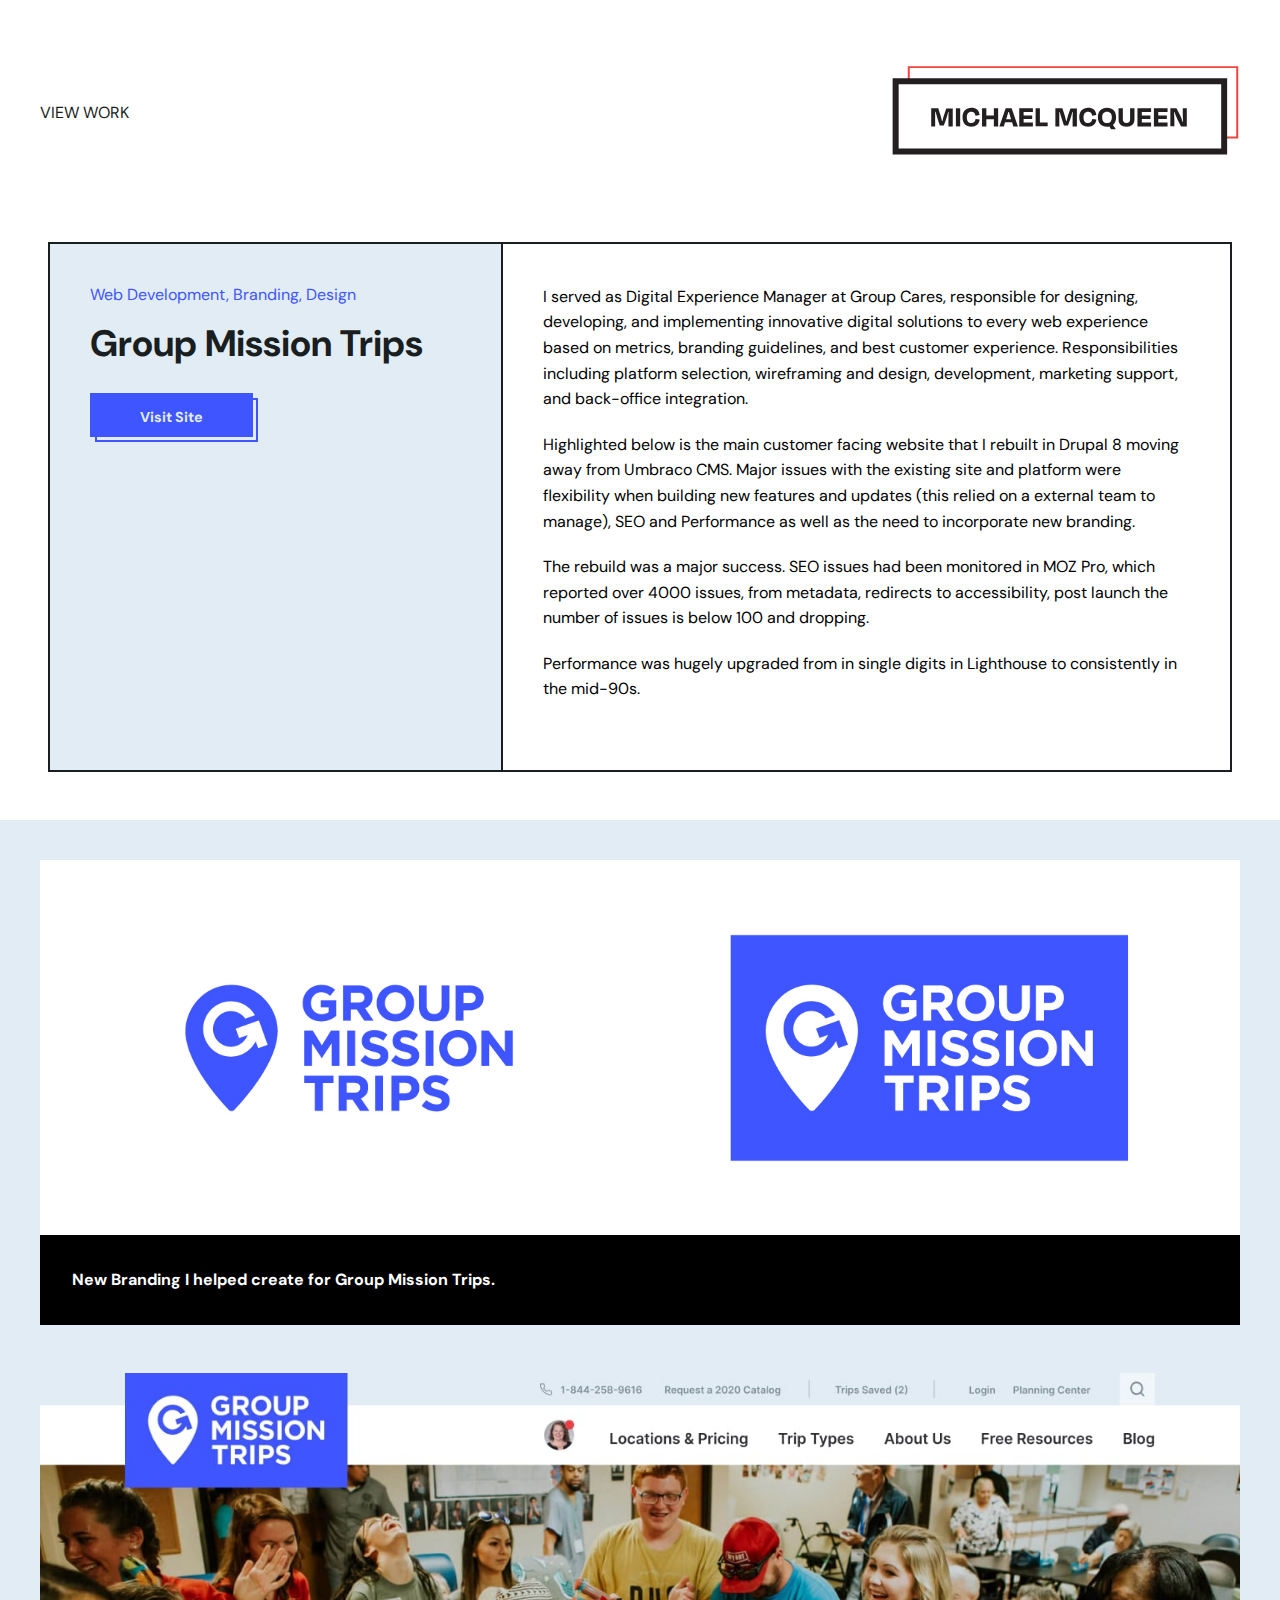
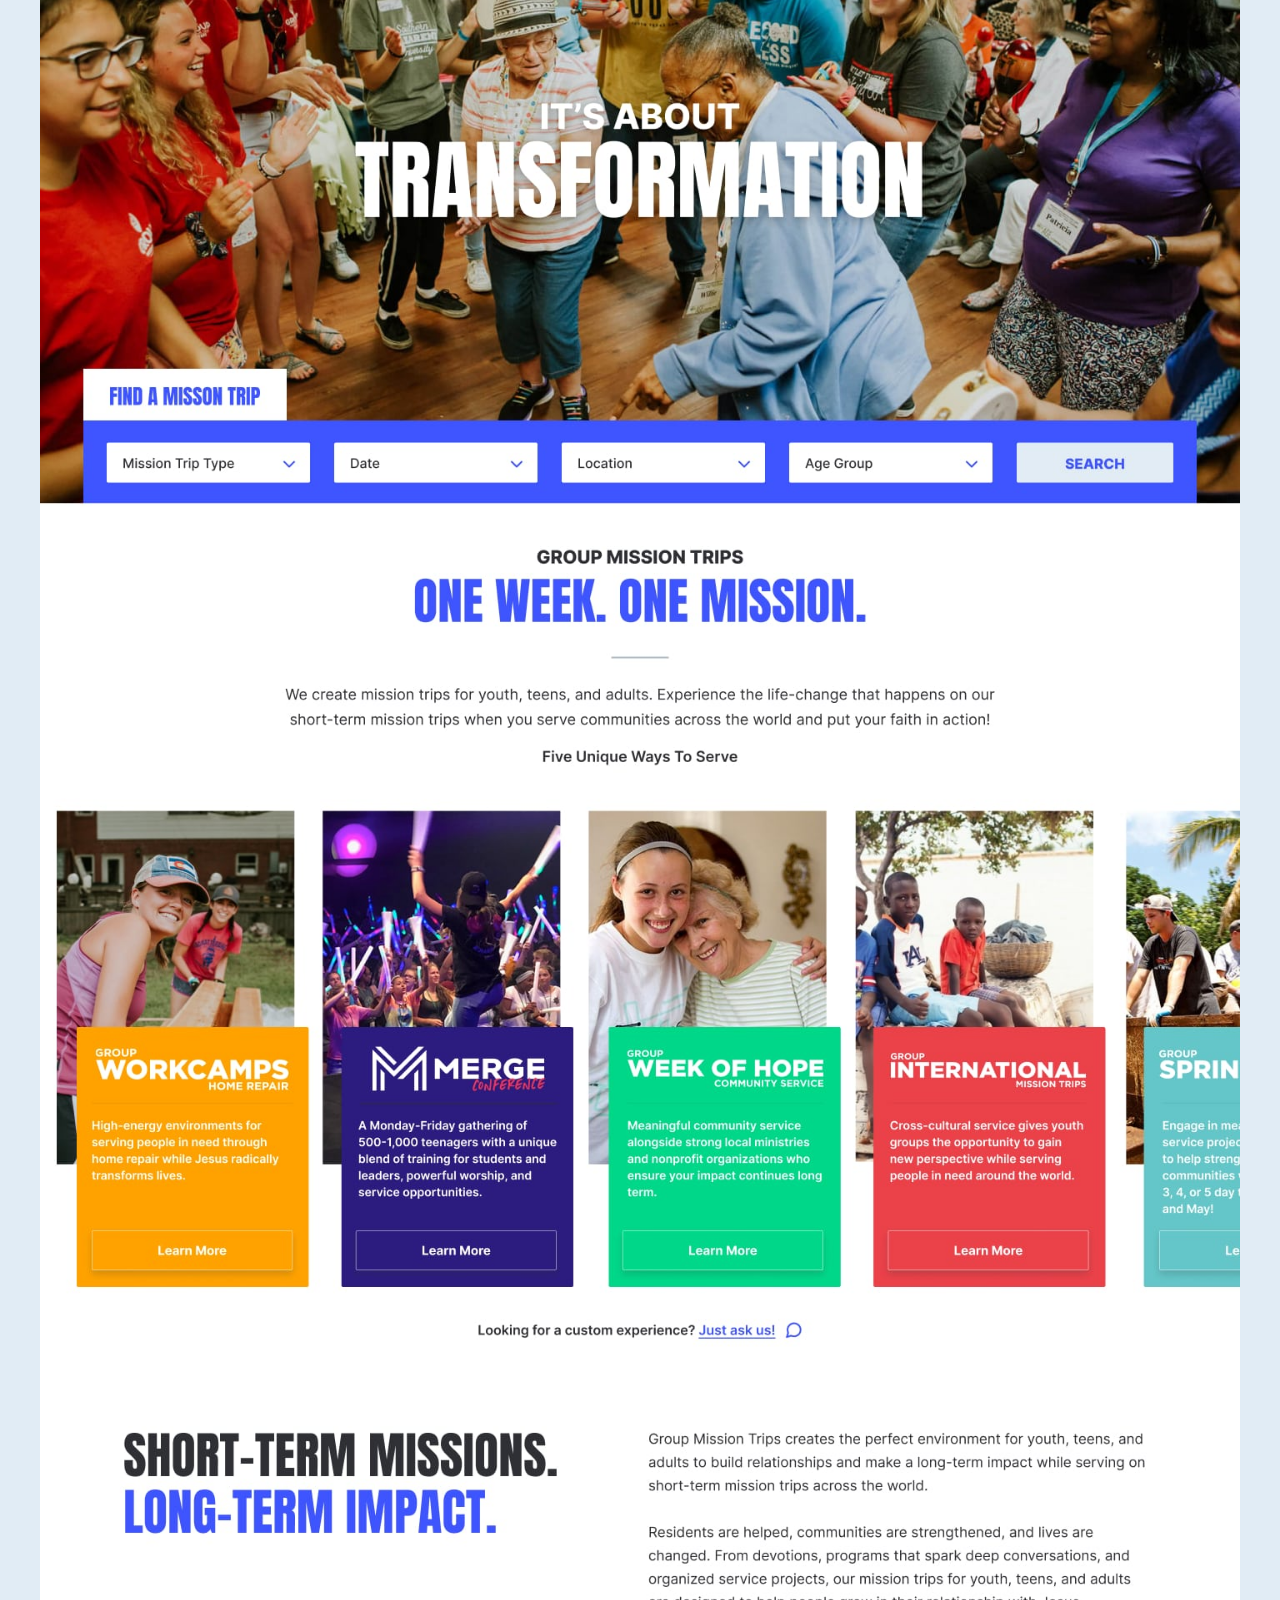
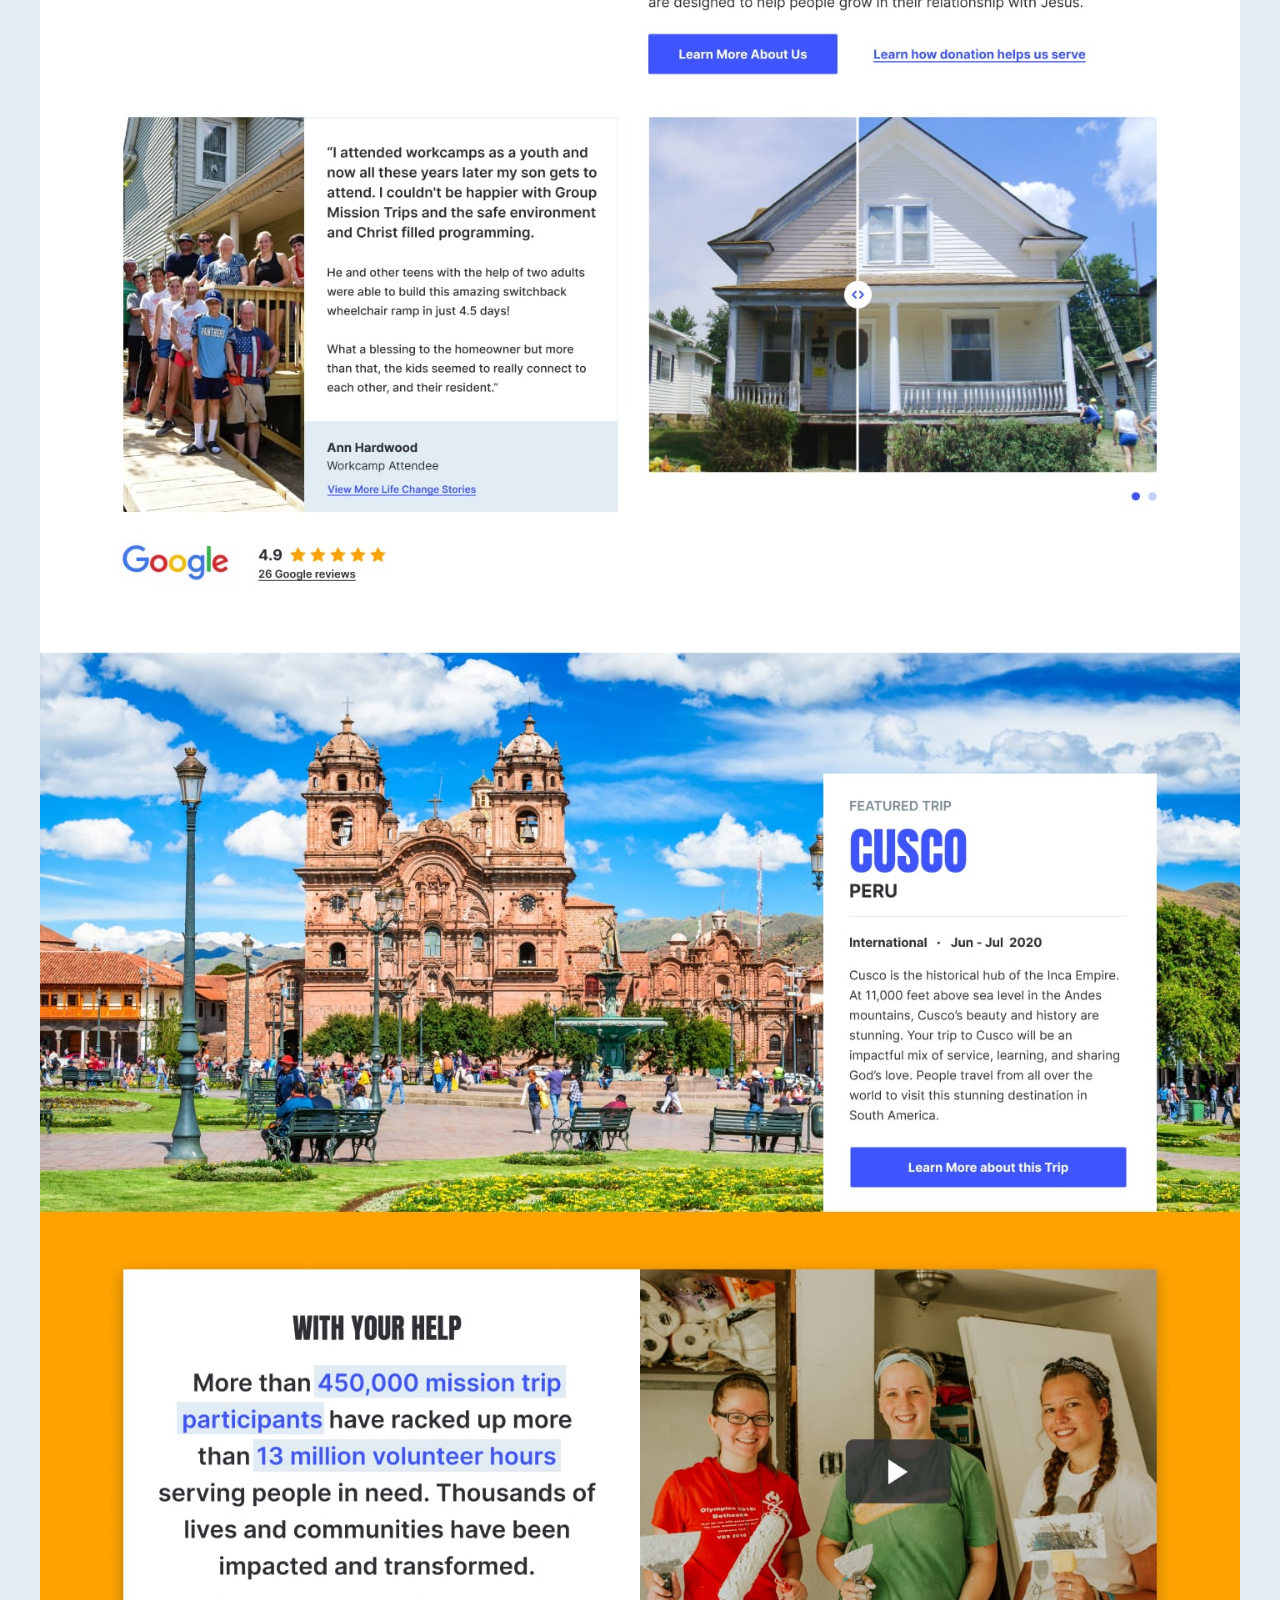
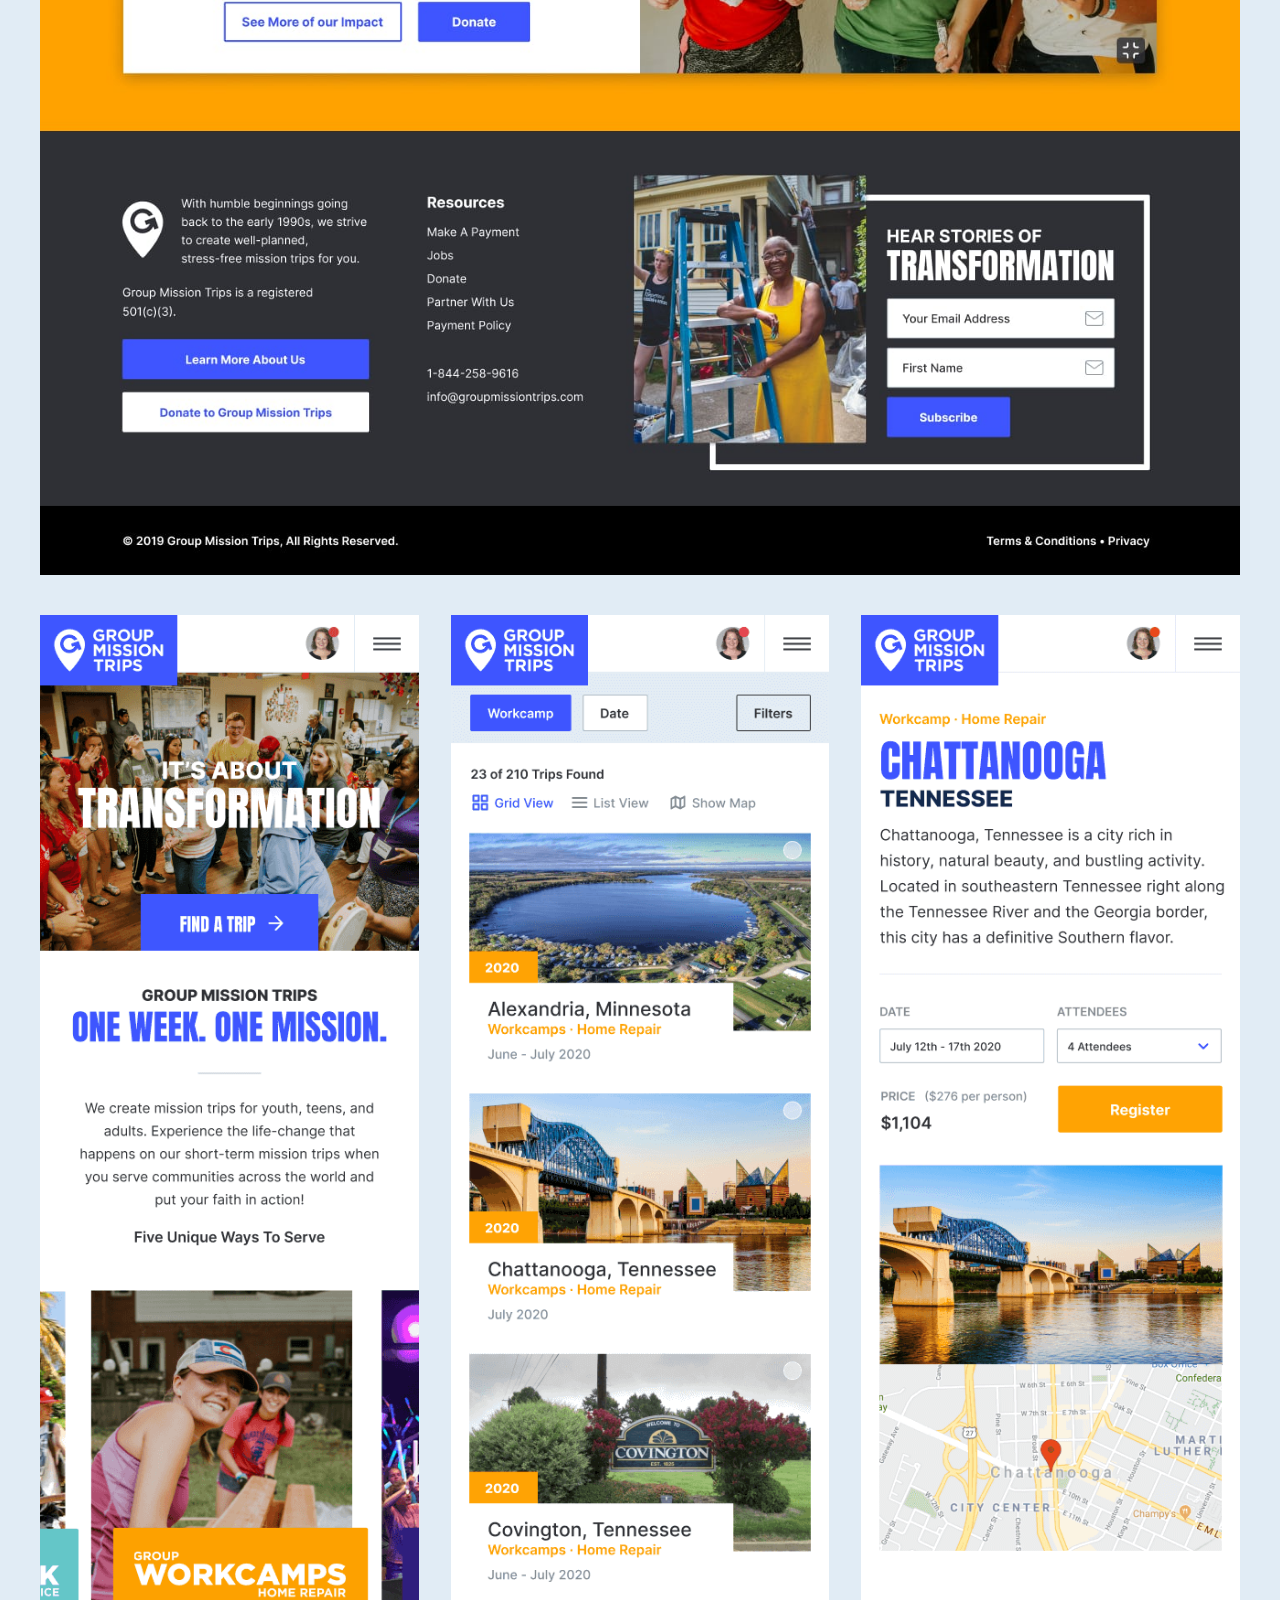
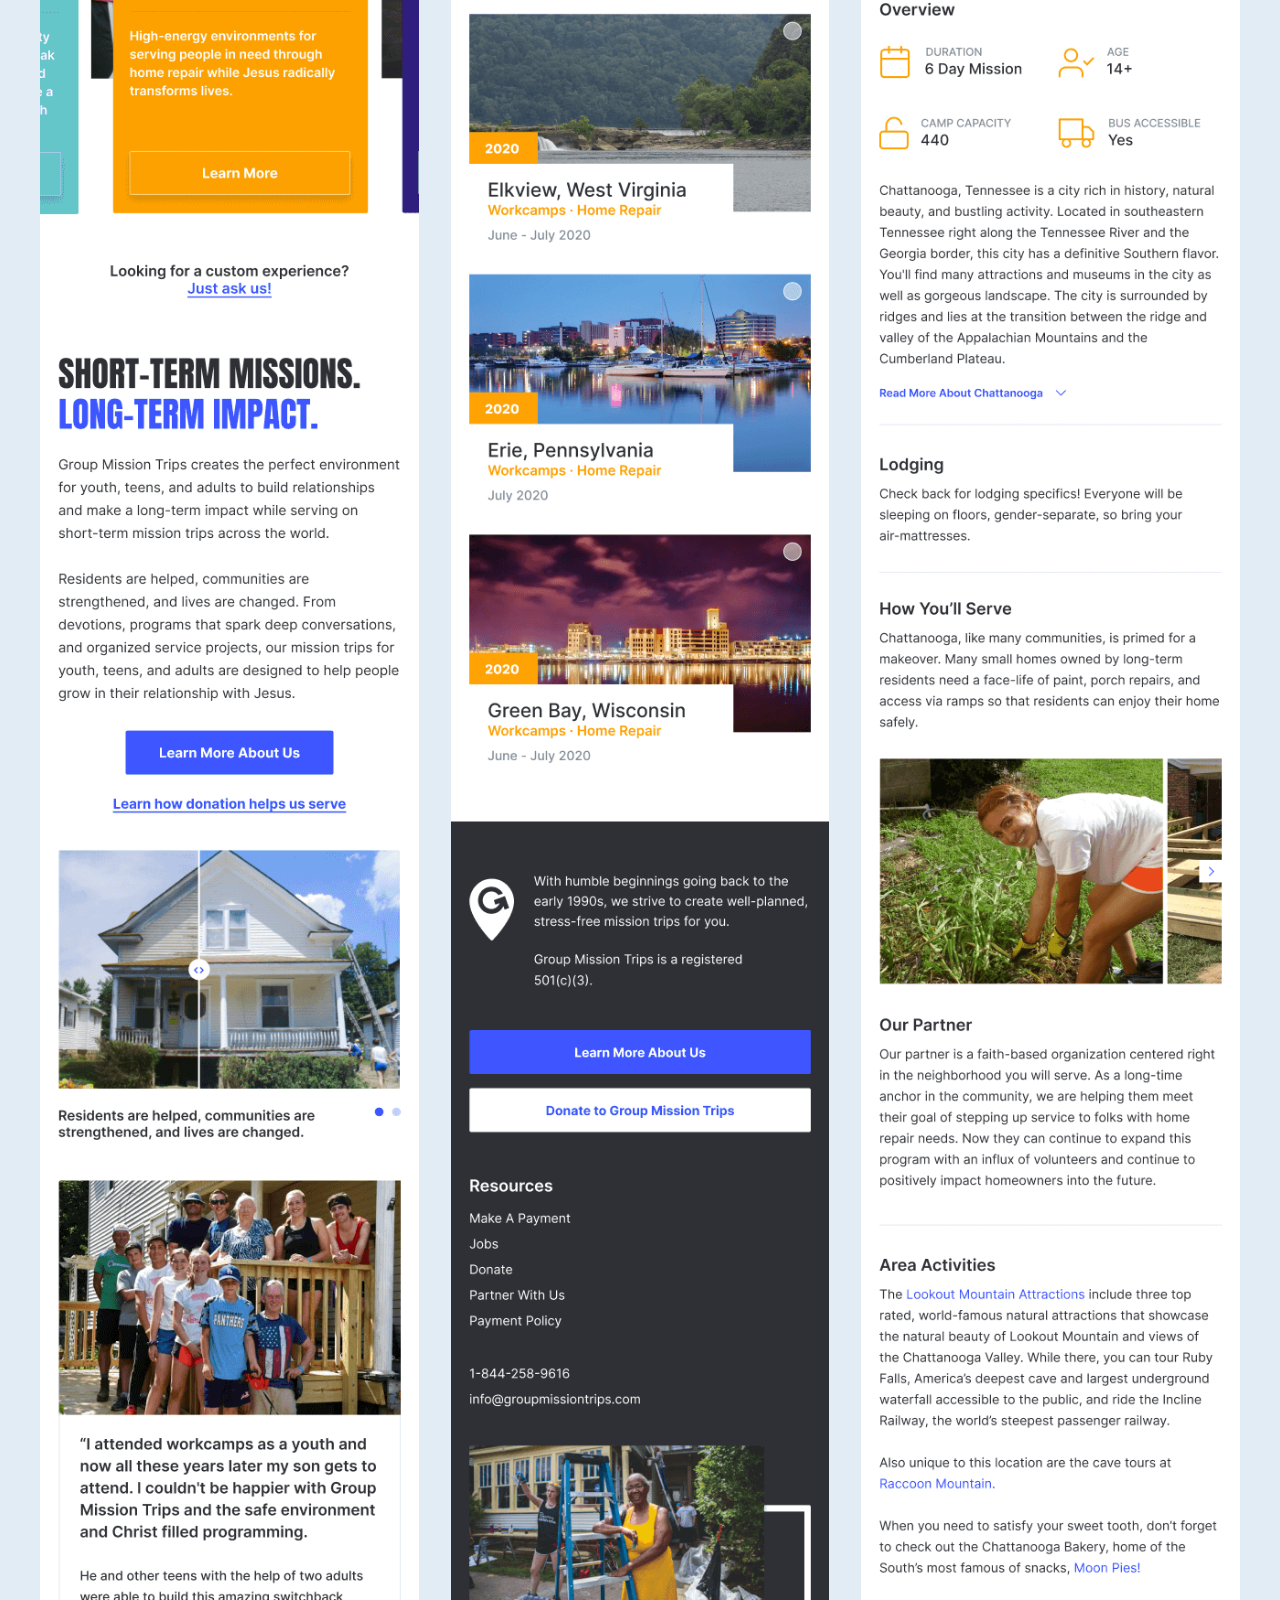
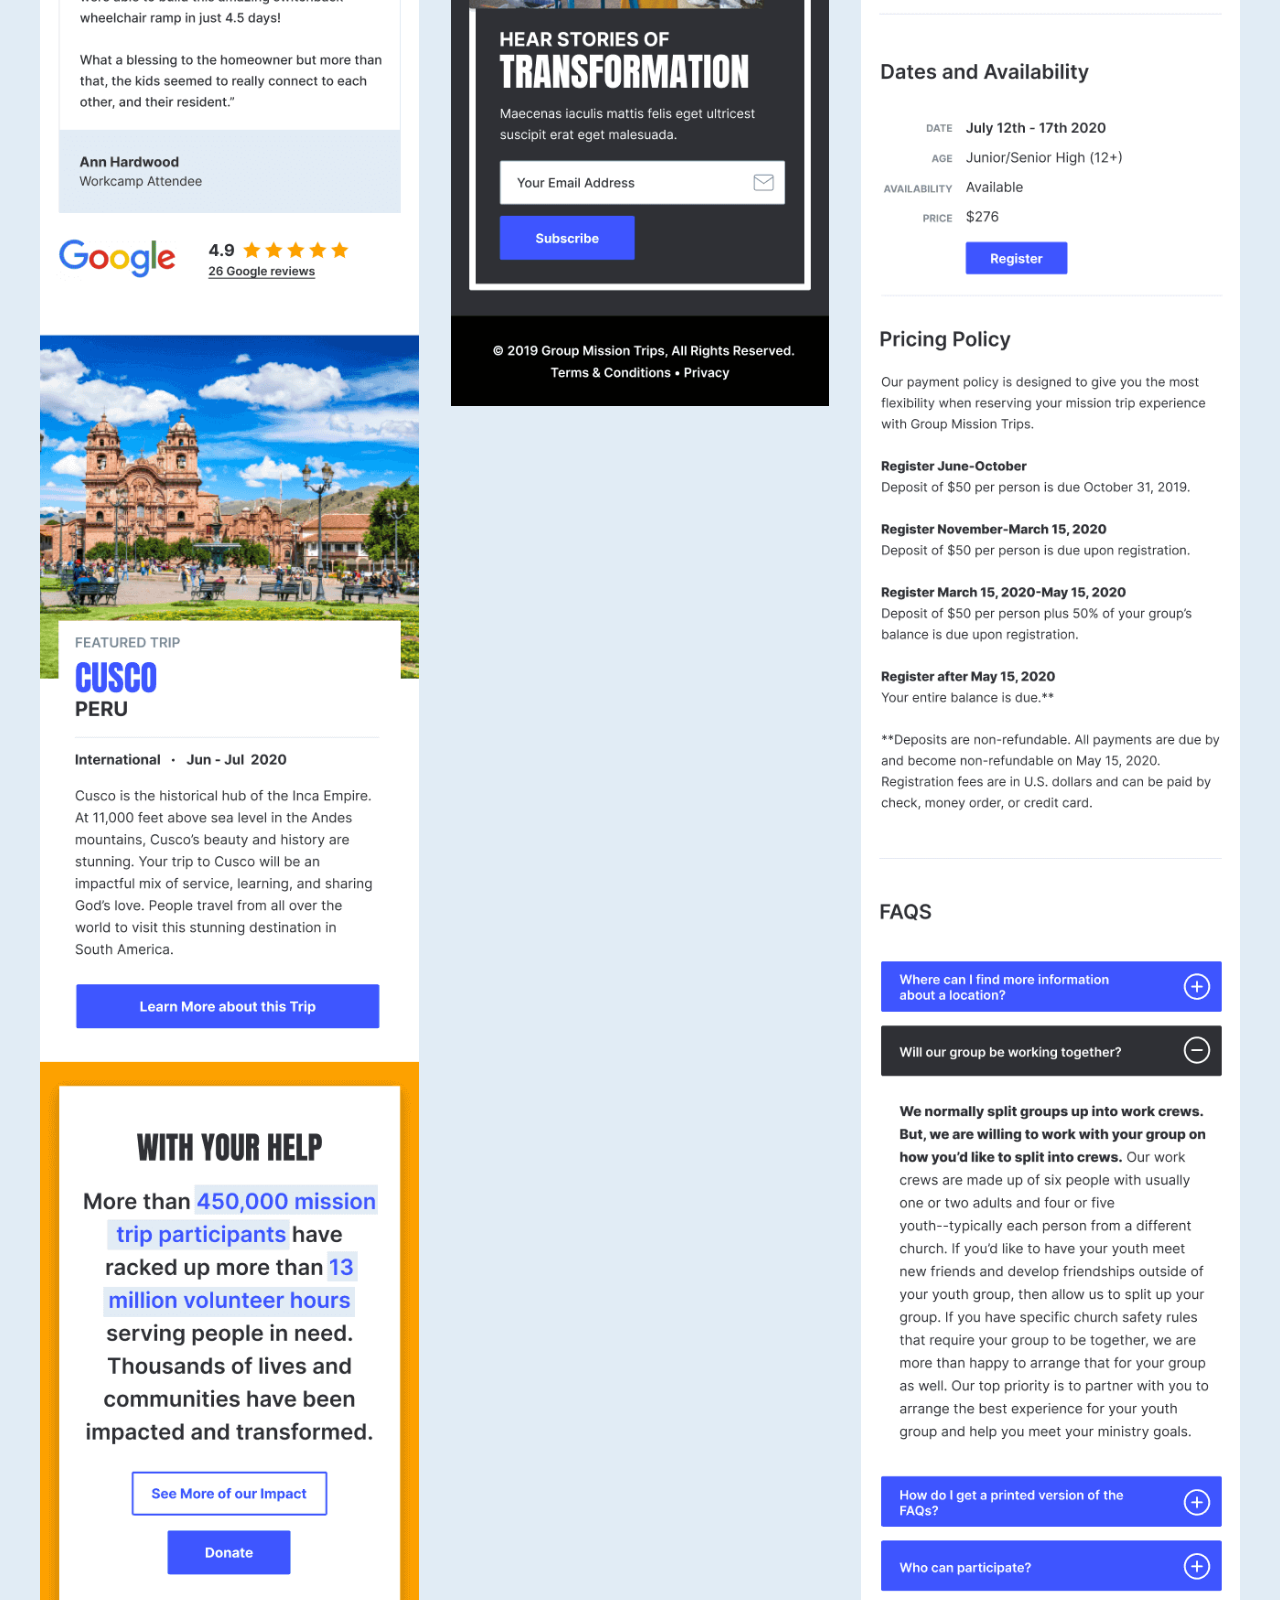
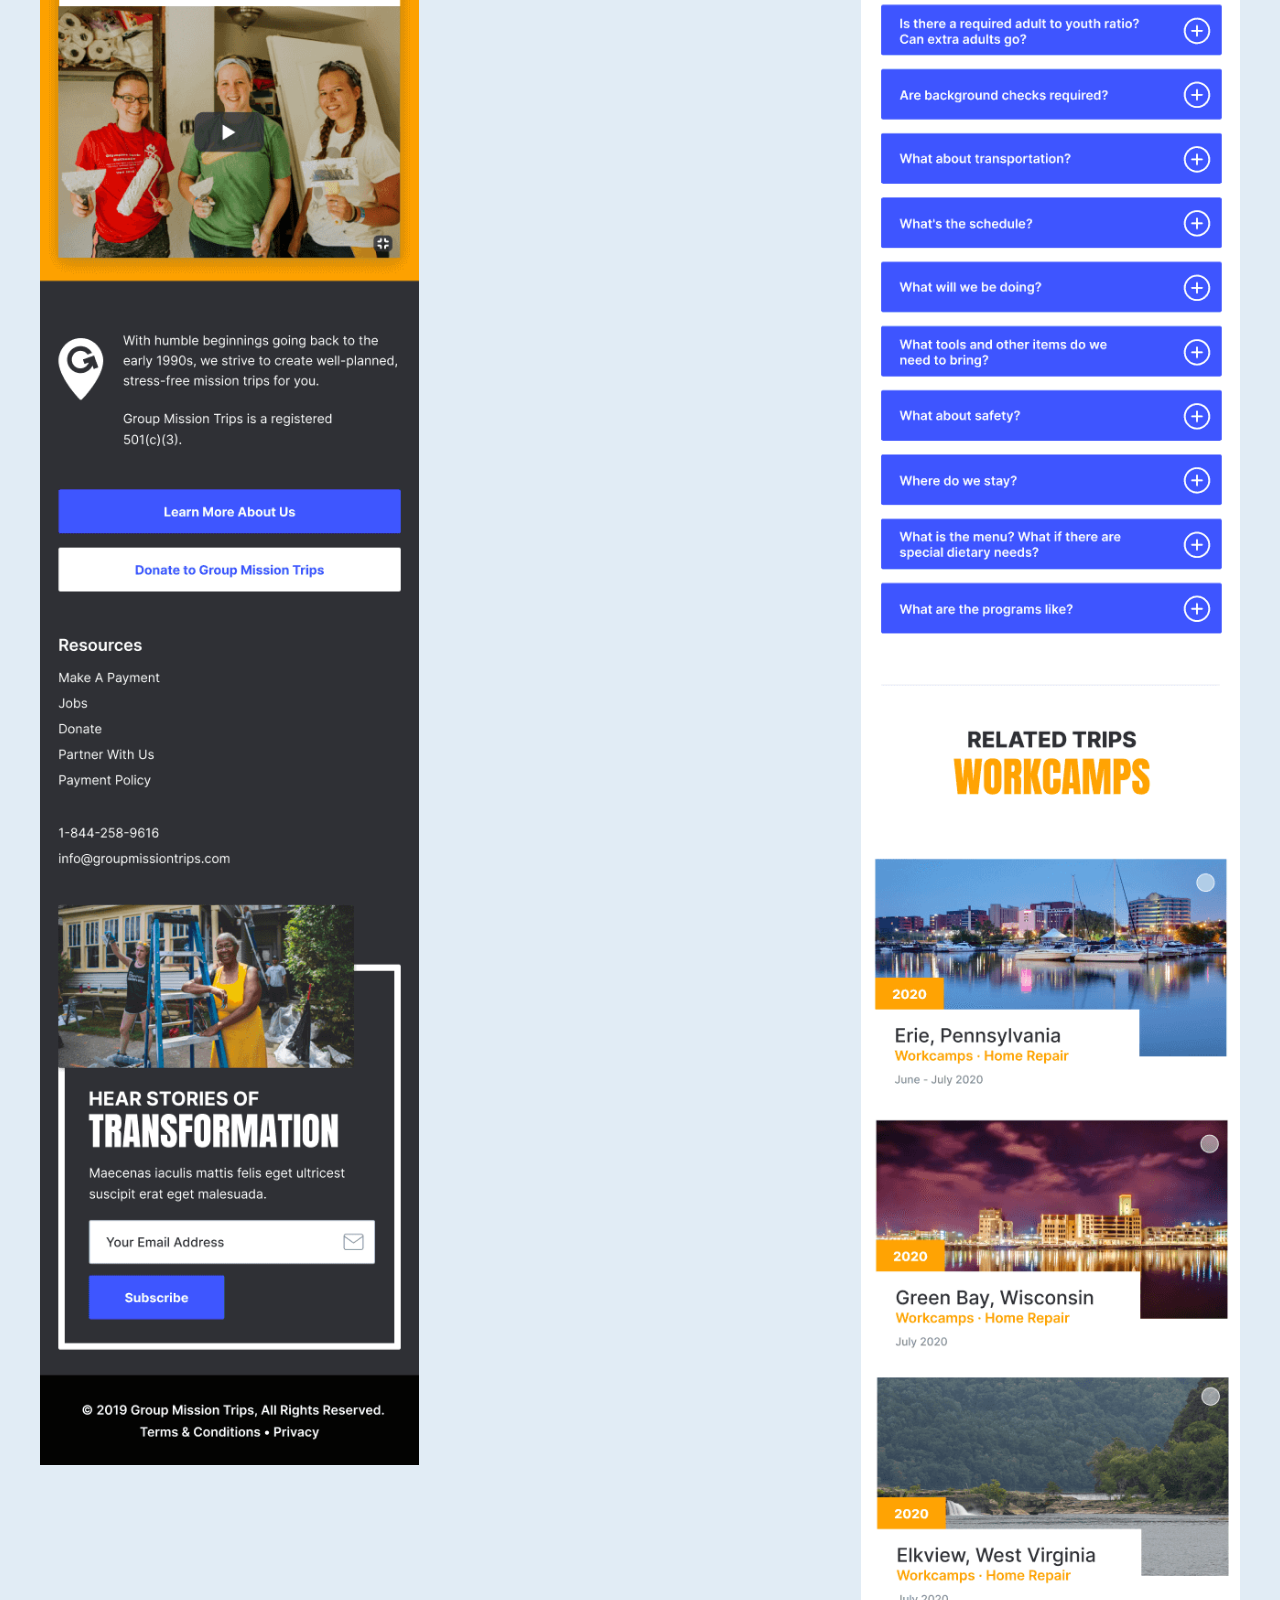
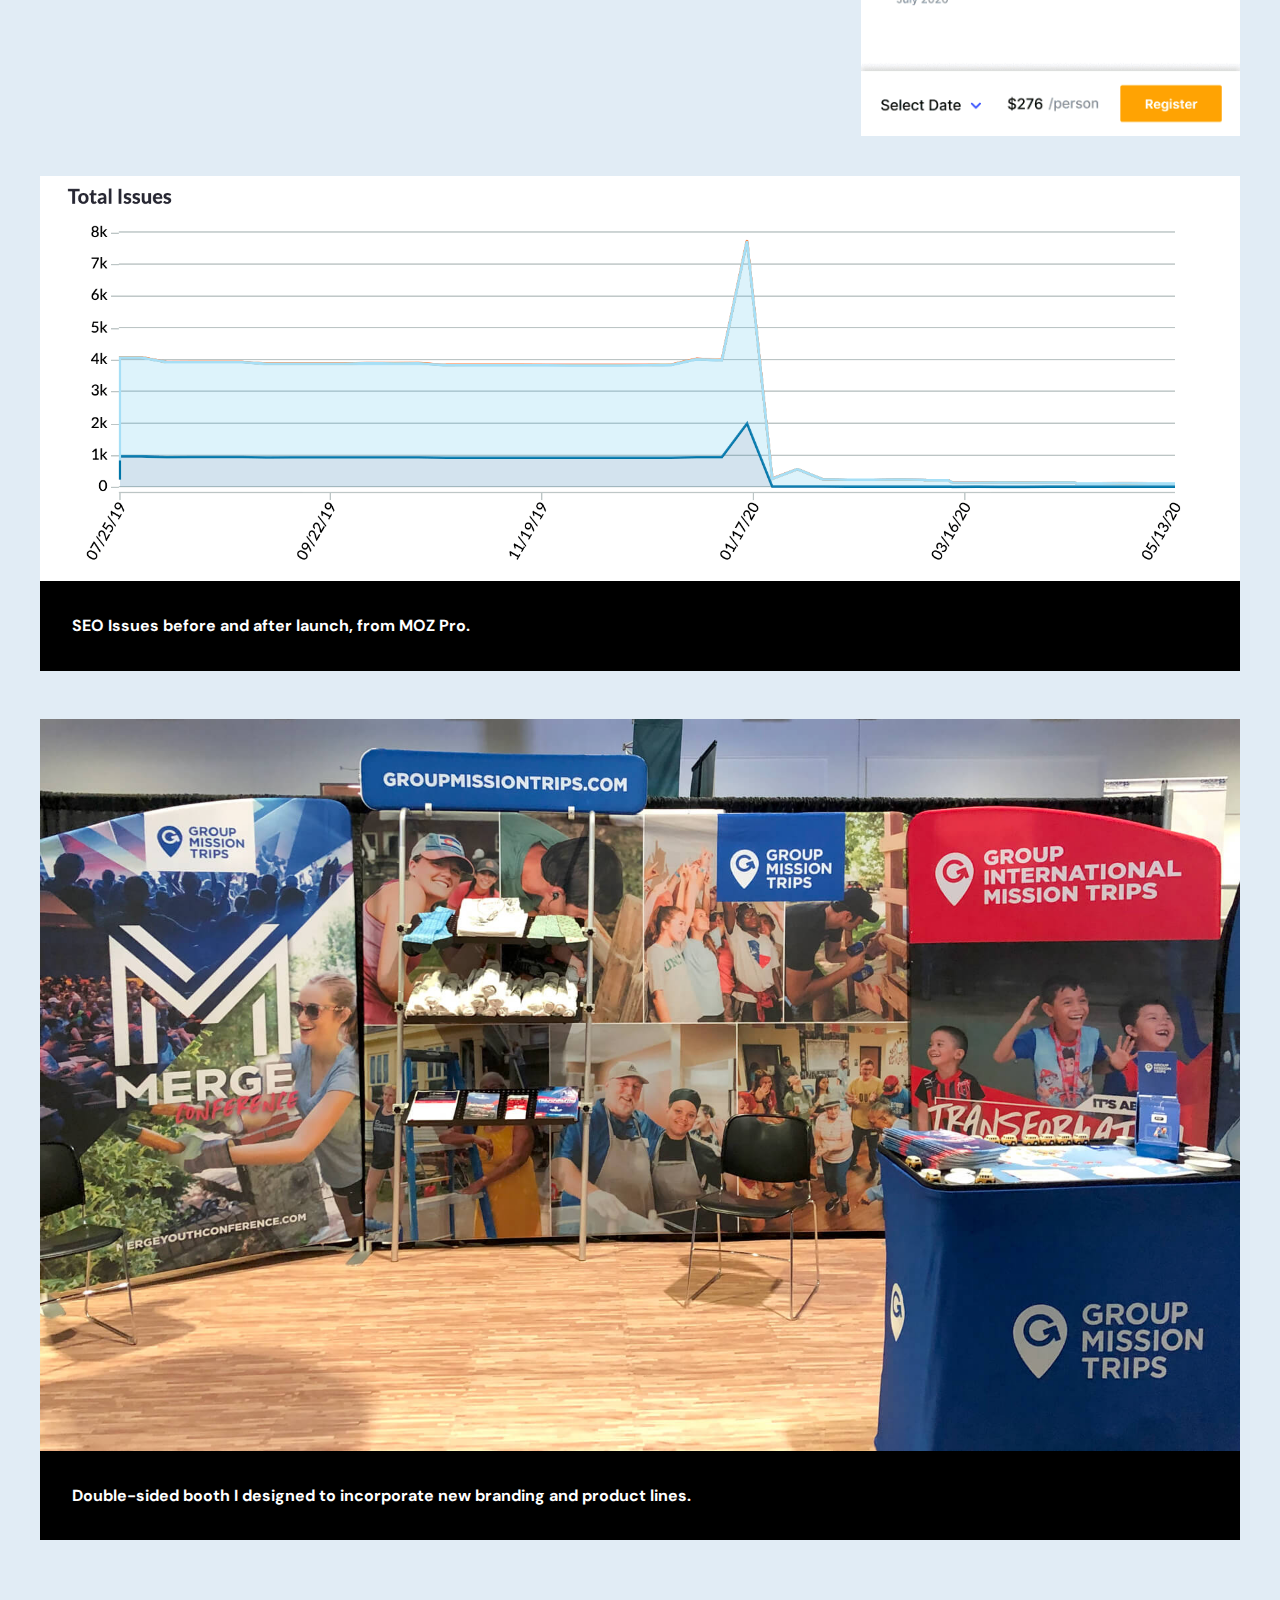
<file: projects/group-cares.html>
<!DOCTYPE html>

<html lang="en">
	<head>
		<meta charset="utf-8" />
		<meta name="viewport" content="width=device-width, initial-scale=1" />

		<!-- Begin Jekyll SEO tag v2.5.0 -->
<title>Group Mission Trips | Michael David McQueen</title>
<meta name="generator" content="Jekyll v3.8.4" />
<meta property="og:title" content="Group Mission Trips" />
<meta property="og:locale" content="en_US" />
<meta name="description" content="I served as Digital Experience Manager at Group Cares, responsible for designing, developing, and implementing innovative digital solutions to every web experience based on metrics, branding guidelines, and best customer experience." />
<meta property="og:description" content="I served as Digital Experience Manager at Group Cares, responsible for designing, developing, and implementing innovative digital solutions to every web experience based on metrics, branding guidelines, and best customer experience." />
<link rel="canonical" href="http://localhost:4000/projects/group-cares/" />
<meta property="og:url" content="http://localhost:4000/projects/group-cares/" />
<meta property="og:site_name" content="Michael David McQueen" />
<meta property="og:type" content="article" />
<meta property="article:published_time" content="2020-05-16T20:58:00+00:00" />

		<link type="application/atom+xml" rel="alternate" href="http://localhost:4000/feed.xml" title="Michael David McQueen" />
		<link href="https://fonts.googleapis.com/css2?family=DM+Mono&family=DM+Sans:wght@400;700&display=swap" rel="stylesheet" />
		<link rel="stylesheet" href="/site.css" />
	<link rel="icon" type="image/png" sizes="32x32" href="/favicon-32x32.png" />
	<link rel="icon" type="image/png" sizes="16x16" href="/favicon-16x16.png" />
</head>

<body>
	<header class="site-header container" role="banner"> 
		<nav class="site-navigation" aria-labelledby="nav-main--label">
			<ul>
				<li class="site-navigation--item"><a href="/#work" class=" site-navigation--link">View Work</a></li>
			</ul>
		</nav>
		<div class="logo">
			<a href="/"><img src="/images/logo.svg" alt="Michael McQueen Logo" /></a>
		</div>
	</header>

		

<section class="project-node-intro-wrap">
	<div class="container">
			<section class="project-node-intro">
	<!--  -->
	
	<div class="project-node--intro--details" style="background-color: #e1ecf5">
		<h5 class="project--node-category editable" style="color: #3e55ff">
			Web Development, Branding, Design
		</h5>
			<h1 class="project-node-title dark-txt editable">
				Group Mission Trips
			</h1>
			<a href="https://groupmissiontrips.com" class="btn primary" target="_blank" style="background-color: #3e55ff; border-color:#3e55ff;color:#e1ecf5; ">Visit Site</a>
		
	</div>
	<div class="project-node--intro--content editable">
		<p>I served as Digital Experience Manager at Group Cares, responsible for designing, developing, and implementing innovative digital solutions to every web experience based on metrics, branding guidelines, and best customer experience. Responsibilities including platform selection, wireframing and design, development, marketing support, and back-office integration.</p>
		<p>Highlighted below is the main customer facing website that I rebuilt in Drupal 8 moving away from Umbraco CMS. Major issues with the existing site and platform were flexibility when building new features and updates (this relied on a external team to manage), SEO and Performance as well as the need to incorporate new branding.</p>
		<p>The rebuild was a major success. SEO issues had been monitored in MOZ Pro, which reported over 4000 issues, from metadata, redirects to accessibility, post launch the number of issues is below 100 and dropping.</p>
		<p>Performance was hugely upgraded from in single digits in Lighthouse to consistently in the mid-90s.</p>
	</div>
</section>
</div>
</section>

<section class="project-node-images" style="background-color: #e1ecf5">
	<div class="container">
		<img src="/images/clients/gmt/GMT-brand.jpg" alt="Group Mission Trips" />
		<p class="editable shot-note">
			New Branding I helped create for Group Mission Trips.
		</p>
		<img src="/images/clients/gmt/gmt-desktop-min.jpg" alt="Group Mission Trips" />
		<div class="col-3">
			<img src="/images/clients/gmt/home-small.png" alt="Group Mission Trips" />
			<img src="/images/clients/gmt/locations-small.png" alt="Group Mission Trips" />
			<img src="/images/clients/gmt/location-small.png" alt="Group Mission Trips" />
		</div>
		<img src="/images/clients/gmt/seo.png" alt="SEO Fixes" />
		<p class="editable shot-note">
			SEO Issues before and after launch, from MOZ Pro.
		</p>
		<img src="/images/clients/gmt/booth.jpg" alt="Group Mission Trips Booth" />
		<p class="editable shot-note">
			Double-sided booth I designed to incorporate new branding and product lines.
		</p>
	</div>
</section>

	</body>
</html>
</file>
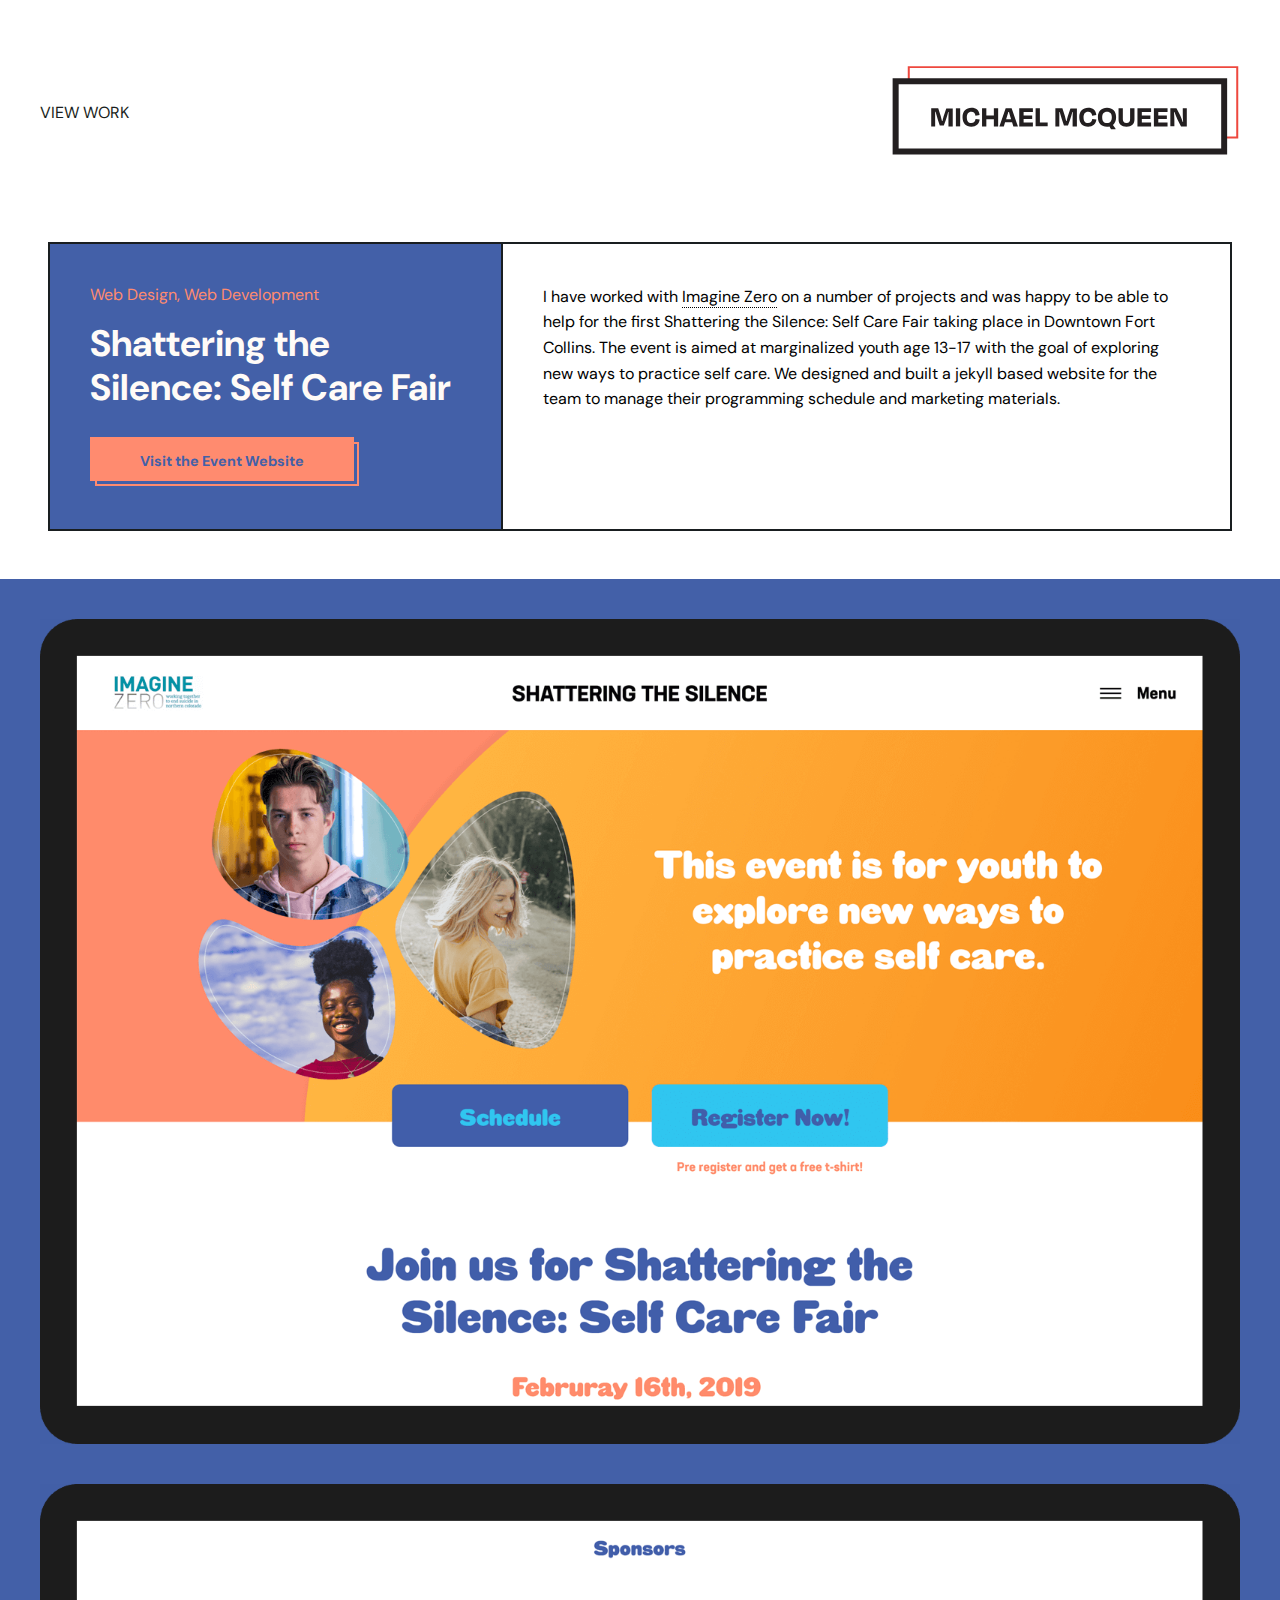
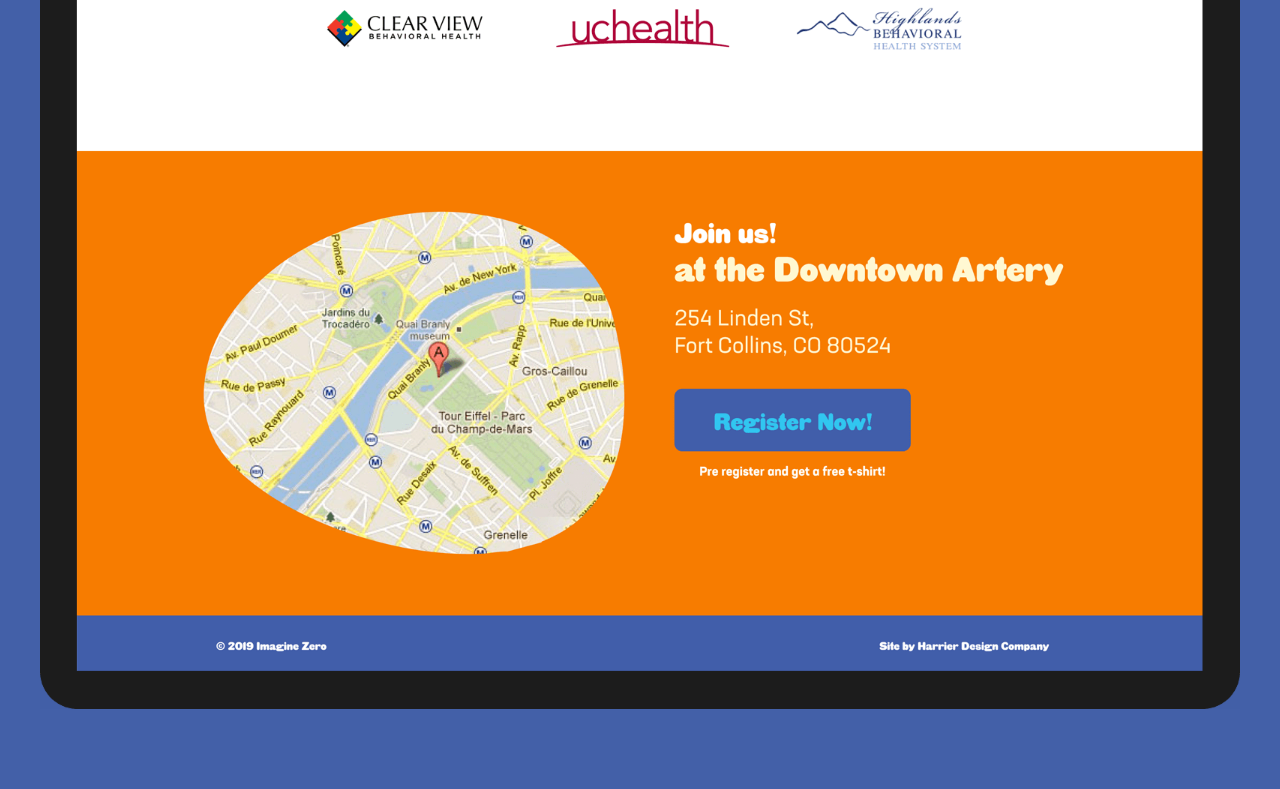
<file: projects/imagine-zero.html>
<!doctype html>

<html lang="en">
	<head>
		<meta charset="utf-8">
		<meta name="viewport" content="width=device-width, initial-scale=1">

		<!-- Begin Jekyll SEO tag v2.5.0 -->
<title>Imagine Zero | Michael David McQueen</title>
<meta name="generator" content="Jekyll v3.8.4" />
<meta property="og:title" content="Imagine Zero" />
<meta property="og:locale" content="en_US" />
<meta name="description" content="We were excited to work with Imagine Zero for the first Shattering the Silence: Self Care Fair taking place in Downtown Fort Collins. The event is aimed at LGBTQ youth age 13-17 with the goal of exploring new ways to practice self care. We designed and built a jekyll based website for the team to manage their programming schedule and marketing materials." />
<meta property="og:description" content="We were excited to work with Imagine Zero for the first Shattering the Silence: Self Care Fair taking place in Downtown Fort Collins. The event is aimed at LGBTQ youth age 13-17 with the goal of exploring new ways to practice self care. We designed and built a jekyll based website for the team to manage their programming schedule and marketing materials." />
<link rel="canonical" href="http://localhost:4000/projects/imagine-zero/" />
<meta property="og:url" content="http://localhost:4000/projects/imagine-zero/" />
<meta property="og:site_name" content="Michael David McQueen" />
<meta property="og:type" content="article" />
<meta property="article:published_time" content="2020-05-16T20:58:00+00:00" />
<script type="application/ld+json">
{"description":"We were excited to work with Imagine Zero for the first Shattering the Silence: Self Care Fair taking place in Downtown Fort Collins. The event is aimed at LGBTQ youth age 13-17 with the goal of exploring new ways to practice self care. We designed and built a jekyll based website for the team to manage their programming schedule and marketing materials.","@type":"BlogPosting","url":"http://localhost:4000/projects/imagine-zero/","headline":"Imagine Zero","dateModified":"2020-05-16T20:58:00+00:00","datePublished":"2020-05-16T20:58:00+00:00","mainEntityOfPage":{"@type":"WebPage","@id":"http://localhost:4000/projects/imagine-zero/"},"@context":"http://schema.org"}</script>
<!-- End Jekyll SEO tag -->

		<link type="application/atom+xml" rel="alternate" href="http://localhost:4000/feed.xml" title="Michael David McQueen" />
		<link href="https://fonts.googleapis.com/css2?family=DM+Mono&family=DM+Sans:wght@400;700&display=swap" rel="stylesheet">
		<link rel="stylesheet" href="/site.css">
	<link rel="icon" type="image/png" sizes="32x32" href="/favicon-32x32.png">
	<link rel="icon" type="image/png" sizes="16x16" href="/favicon-16x16.png">
</head>

<body>
	<header class="site-header container" role="banner"> 
		<nav class="site-navigation" aria-labelledby="nav-main--label">
			<ul>
				<li class="site-navigation--item"><a href="/#work" class=" site-navigation--link">View Work</a></li>
			</ul>
		</nav>
		<div class="logo">
			<a href="/"><img src="/images/logo.svg" alt="Michael McQueen Logo"></a>
		</div>
	</header>
		

<section class="project-node-intro-wrap">
	<div class="container">
			<section class="project-node-intro">
	<!--  -->
	
	<div class="project-node--intro--details" style="background-color: #4360A8">
		<h5 class="project--node-category editable" style="color: #FF8B6F">Web Design, Web Development</h5>
		
			<h1 class="project-node-title light-txt editable">Shattering the Silence: Self Care Fair</h1>
		
		
			<a href="https://shatter.imaginezerosuicide.org/" class="btn primary" style="background-color: #FF8B6F; border-color:#FF8B6F;color:#4360A8; ">Visit the Event Website</a>
		
	</div>
	<div class="project-node--intro--content editable" >
		<p>I have worked with <a href="http://imaginezerosuicide.org">Imagine Zero</a> on a number of projects and was happy to be able to help for the first Shattering the Silence: Self Care Fair taking place in Downtown Fort Collins. The event is aimed at marginalized youth age 13-17 with the goal of exploring new ways to practice self care. We designed and built a jekyll based website for the team to manage their programming schedule and marketing materials.</p>
	</div>
</section>
</div>
</section>

<section class="project-node-images" style="background-color: #4360A8">
	<div class="container">
	
		<img src="/images/clients/imagine-zero.png" alt="Shattering the Silence Event Fort Collins Website"/>
	
		<img src="/images/clients/imagine-zero-website.png" alt="Shattering the Silence Event Fort Collins Website"/>
	


</div>
</section>
	</body>
</html>
</file>
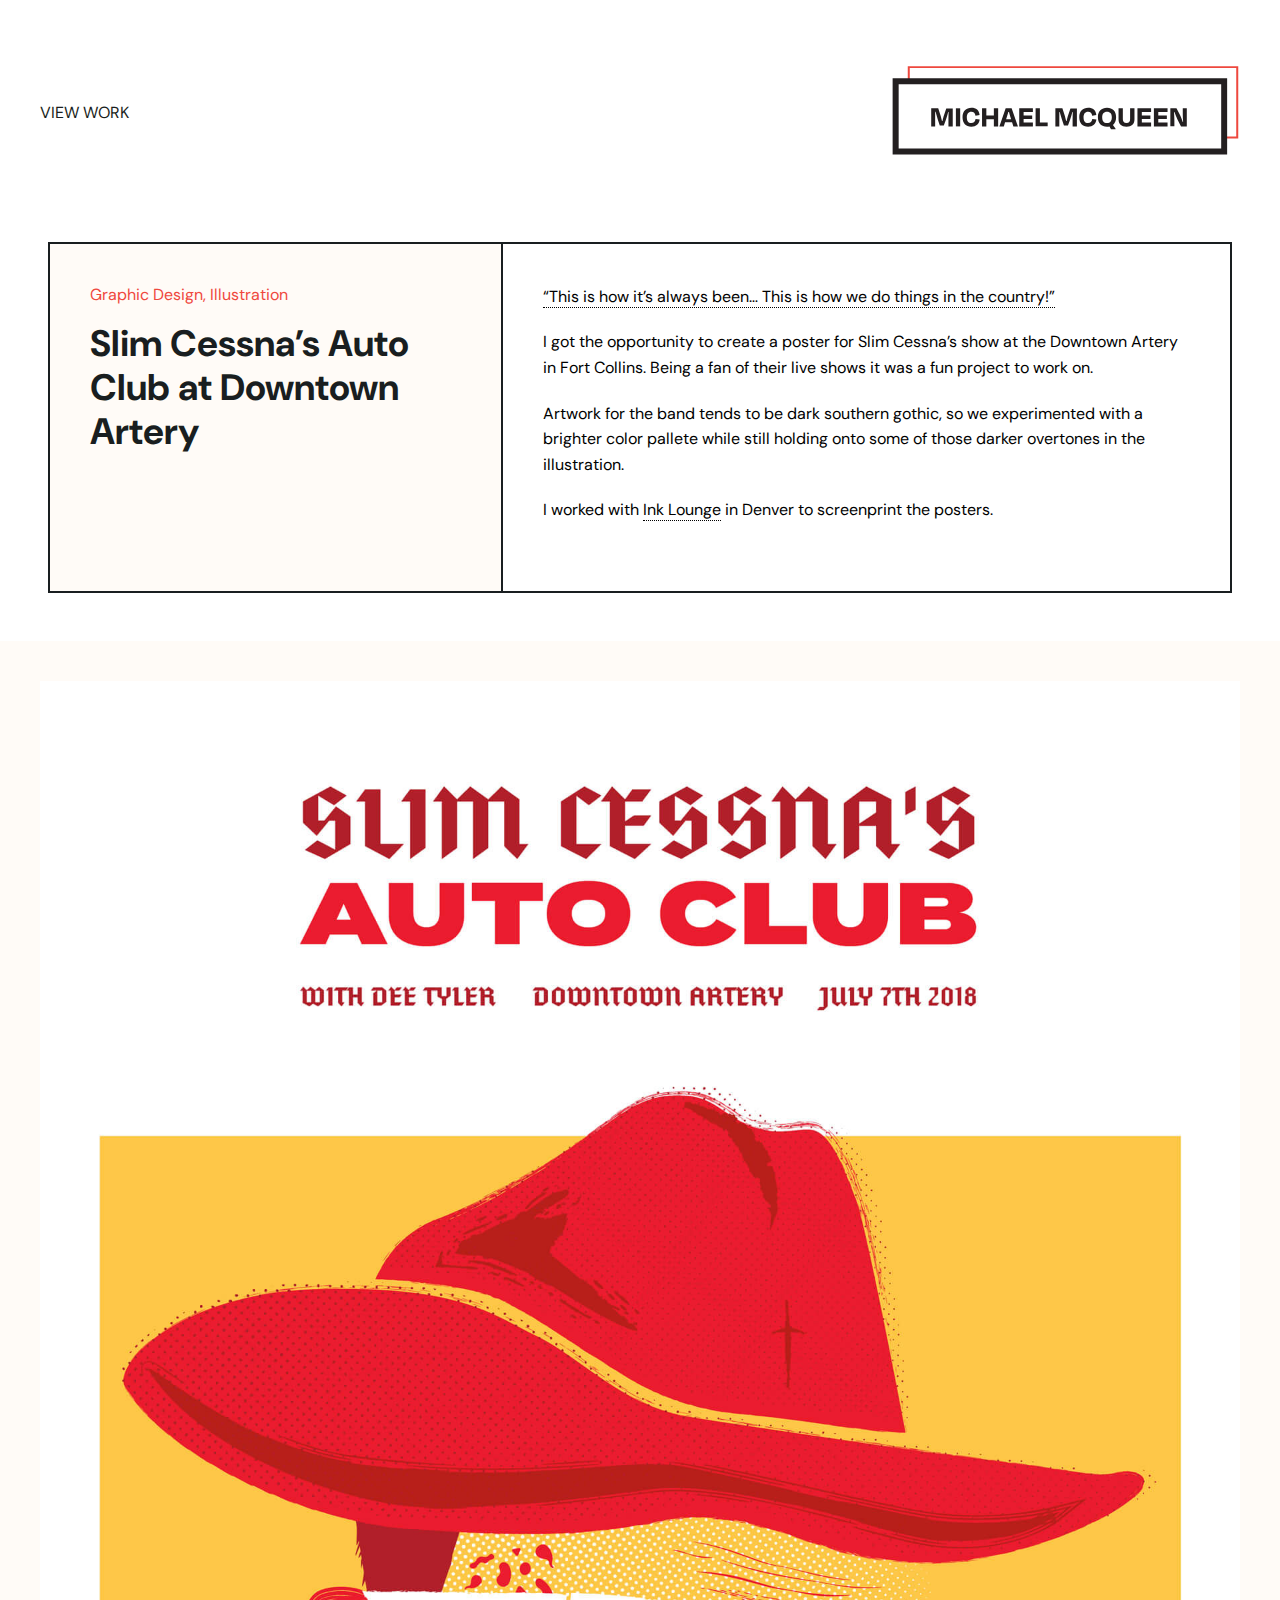
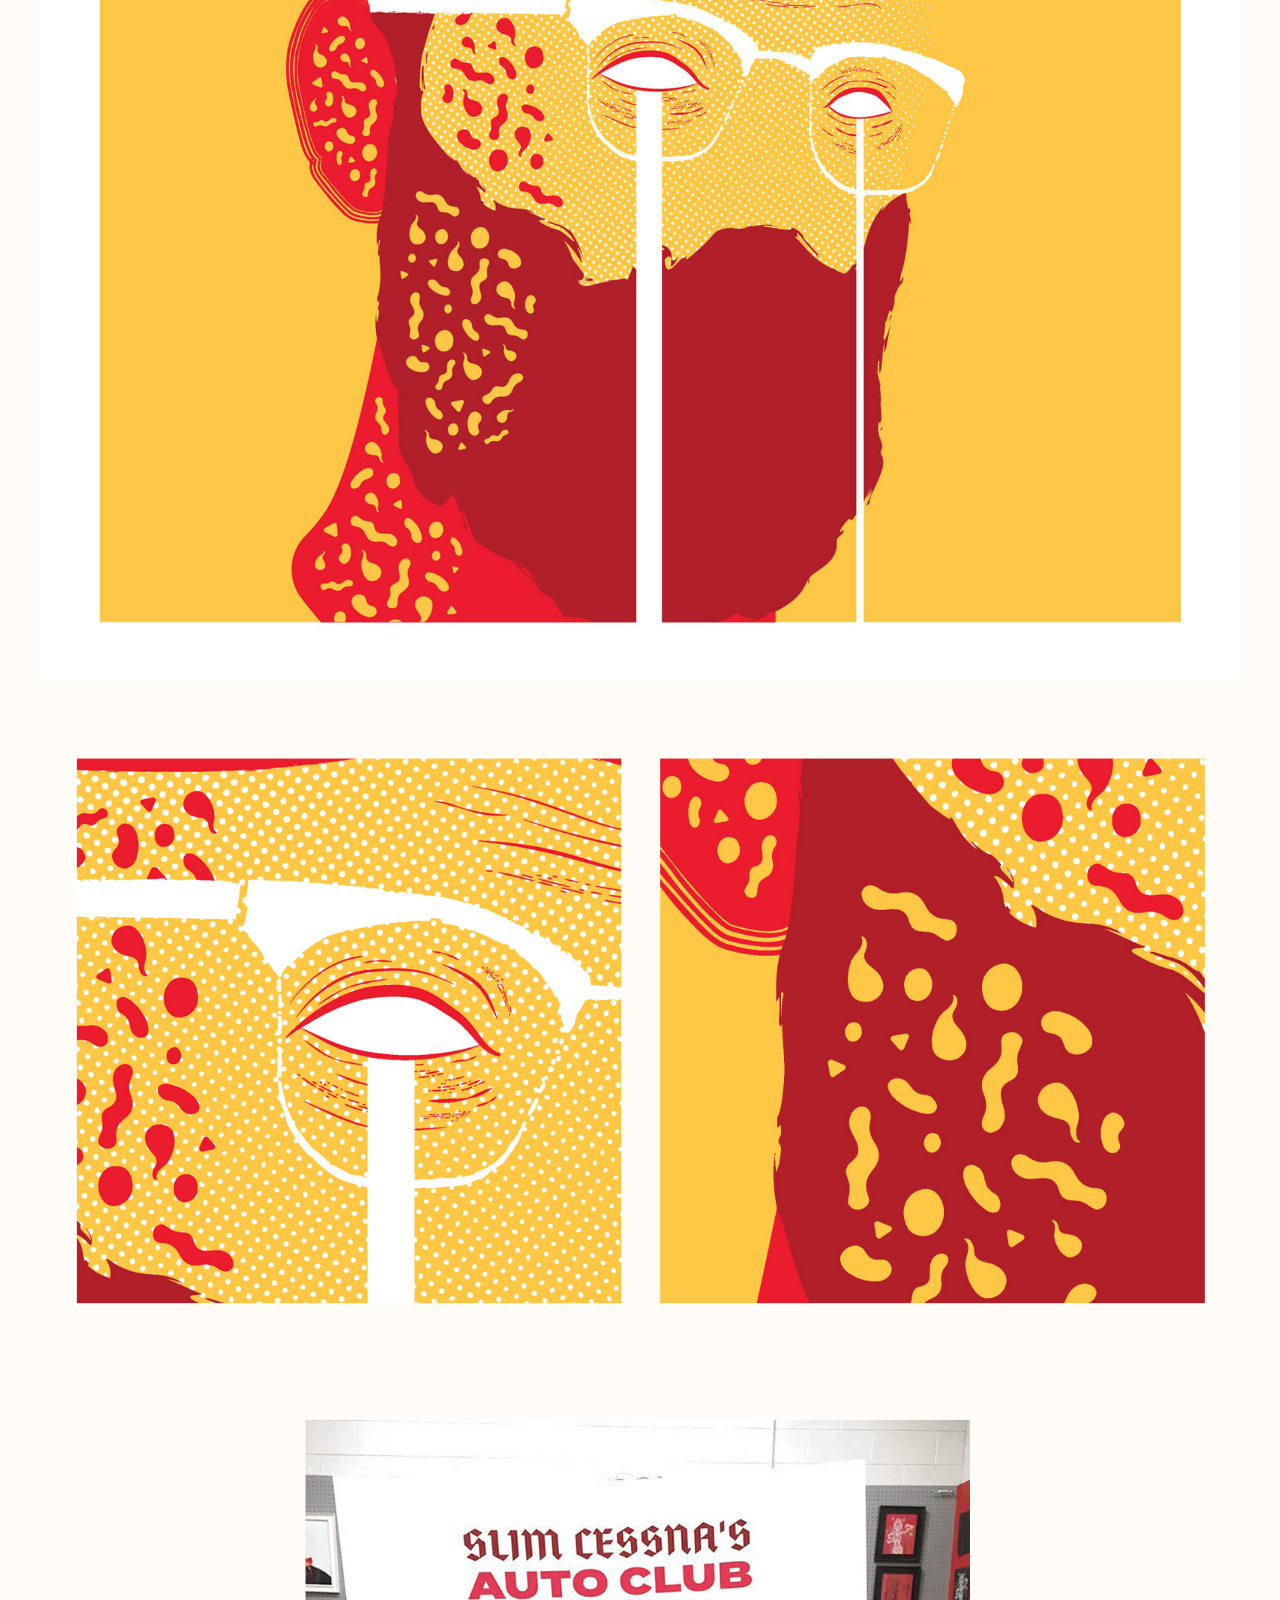
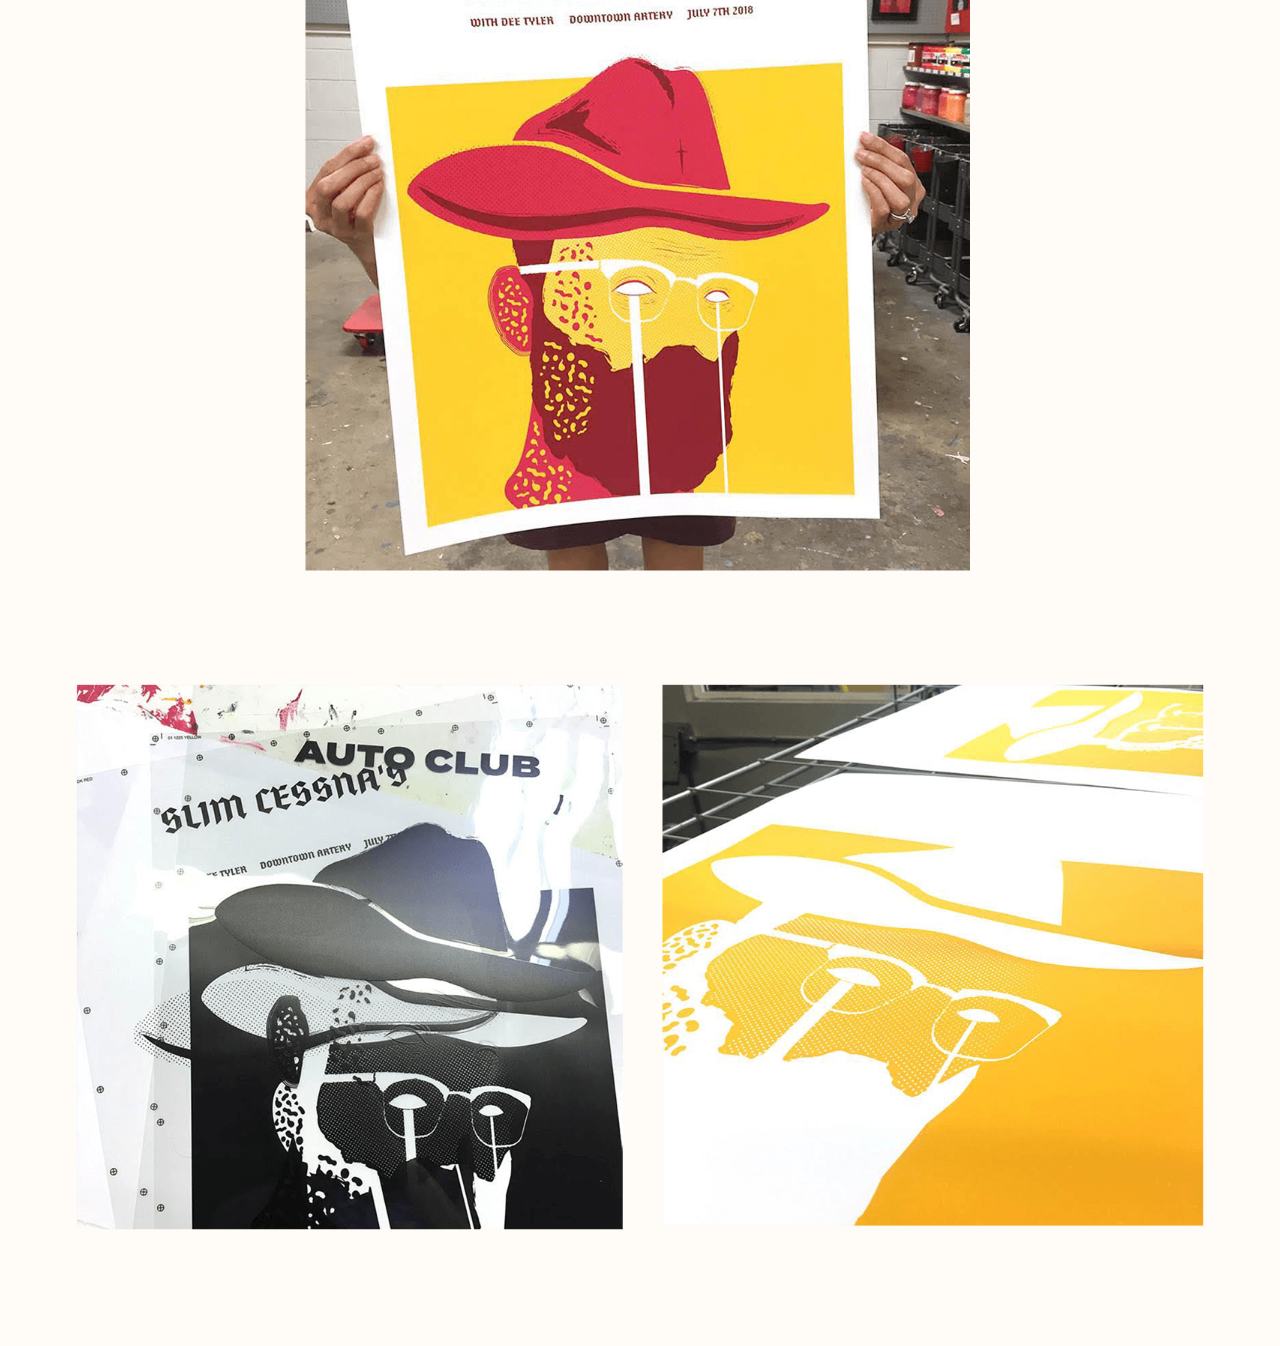
<file: projects/slim-cessna.html>
<!doctype html>

<html lang="en">
	<head>
		<meta charset="utf-8">
		<meta name="viewport" content="width=device-width, initial-scale=1">

		<!-- Begin Jekyll SEO tag v2.5.0 -->
<title>Slim Cessna | Michael David McQueen</title>
<meta name="generator" content="Jekyll v3.8.4" />
<meta property="og:title" content="Slim Cessna" />
<meta property="og:locale" content="en_US" />
<meta name="description" content="“This is how it’s always been… This is how we do things in the country!”" />
<meta property="og:description" content="“This is how it’s always been… This is how we do things in the country!”" />
<link rel="canonical" href="http://localhost:4000/projects/slim-cessna/" />
<meta property="og:url" content="http://localhost:4000/projects/slim-cessna/" />
<meta property="og:site_name" content="Michael David McQueen" />
<meta property="og:type" content="article" />
<meta property="article:published_time" content="2020-05-16T20:58:00+00:00" />
<script type="application/ld+json">
{"description":"“This is how it’s always been… This is how we do things in the country!”","@type":"BlogPosting","url":"http://localhost:4000/projects/slim-cessna/","headline":"Slim Cessna","dateModified":"2020-05-16T20:58:00+00:00","datePublished":"2020-05-16T20:58:00+00:00","mainEntityOfPage":{"@type":"WebPage","@id":"http://localhost:4000/projects/slim-cessna/"},"@context":"http://schema.org"}</script>
<!-- End Jekyll SEO tag -->

		<link type="application/atom+xml" rel="alternate" href="http://localhost:4000/feed.xml" title="Michael David McQueen" />
		<link href="https://fonts.googleapis.com/css2?family=DM+Mono&family=DM+Sans:wght@400;700&display=swap" rel="stylesheet">
		<link rel="stylesheet" href="/site.css">
	<link rel="icon" type="image/png" sizes="32x32" href="/favicon-32x32.png">
	<link rel="icon" type="image/png" sizes="16x16" href="/favicon-16x16.png">
</head>

<body>
	<header class="site-header container" role="banner"> 
		<nav class="site-navigation" aria-labelledby="nav-main--label">
			<ul>
				<li class="site-navigation--item"><a href="/#work" class=" site-navigation--link">View Work</a></li>
			</ul>
		</nav>
		<div class="logo">
			<a href="/"><img src="/images/logo.svg" alt="Michael McQueen Logo"></a>
		</div>
	</header>
		

<section class="project-node-intro-wrap">
	<div class="container">
			<section class="project-node-intro">
	<!--  -->
	
	<div class="project-node--intro--details" style="background-color: #FFFBF7">
		<h5 class="project--node-category editable" style="color: #EF483E">Graphic Design, Illustration</h5>
		
			<h1 class="project-node-title dark-txt editable">Slim Cessna’s Auto Club at Downtown Artery</h1>
		
		
	</div>
	<div class="project-node--intro--content editable">
		<p><a href="https://www.youtube.com/watch?v=2hDRxBpyHbc" title="Slim Cessna's Auto Club - This Is How We Do Things In The Country | Glitterhouse Records" target="_blank">“This is how it’s always been… This is how we do things in the country!”</a></p>

<p>I got the opportunity to create a poster for Slim Cessna’s show at the Downtown Artery in Fort Collins. Being a fan of their live shows it was a fun project to work on.</p>

<p>Artwork for the band tends to be dark southern gothic, so we experimented with a brighter color pallete while still holding onto some of those darker overtones in the illustration.</p>

<p>I worked with <a href="http://www.inklounge.com/" title="Ink Lounge Website" target="_blank">Ink Lounge</a> in Denver to screenprint the posters.</p>

	</div>
</section>
</div>
</section>

<section class="project-node-images" style="background-color: #FFFBF7">
	<div class="container">
	
		<img src="/images/clients/slim/slim-poster.jpg" alt="Slim Cessna’s Auto Club Poster"/>
	
		<img src="/images/clients/slim/slim-close-up.png" alt="Slim Cessna’s Auto Club Poster Close Up"/>
	
		<img src="/images/clients/slim/slim-fresh-print.png" alt="Slim Cessna’s Auto Club Poster Screenprint"/>
	
		<img src="/images/clients/slim/slim-wip.png" alt="Slim Cessna’s Auto Club Poster WIP"/>
	


</div>
</section>

	</body>
</html>
</file>
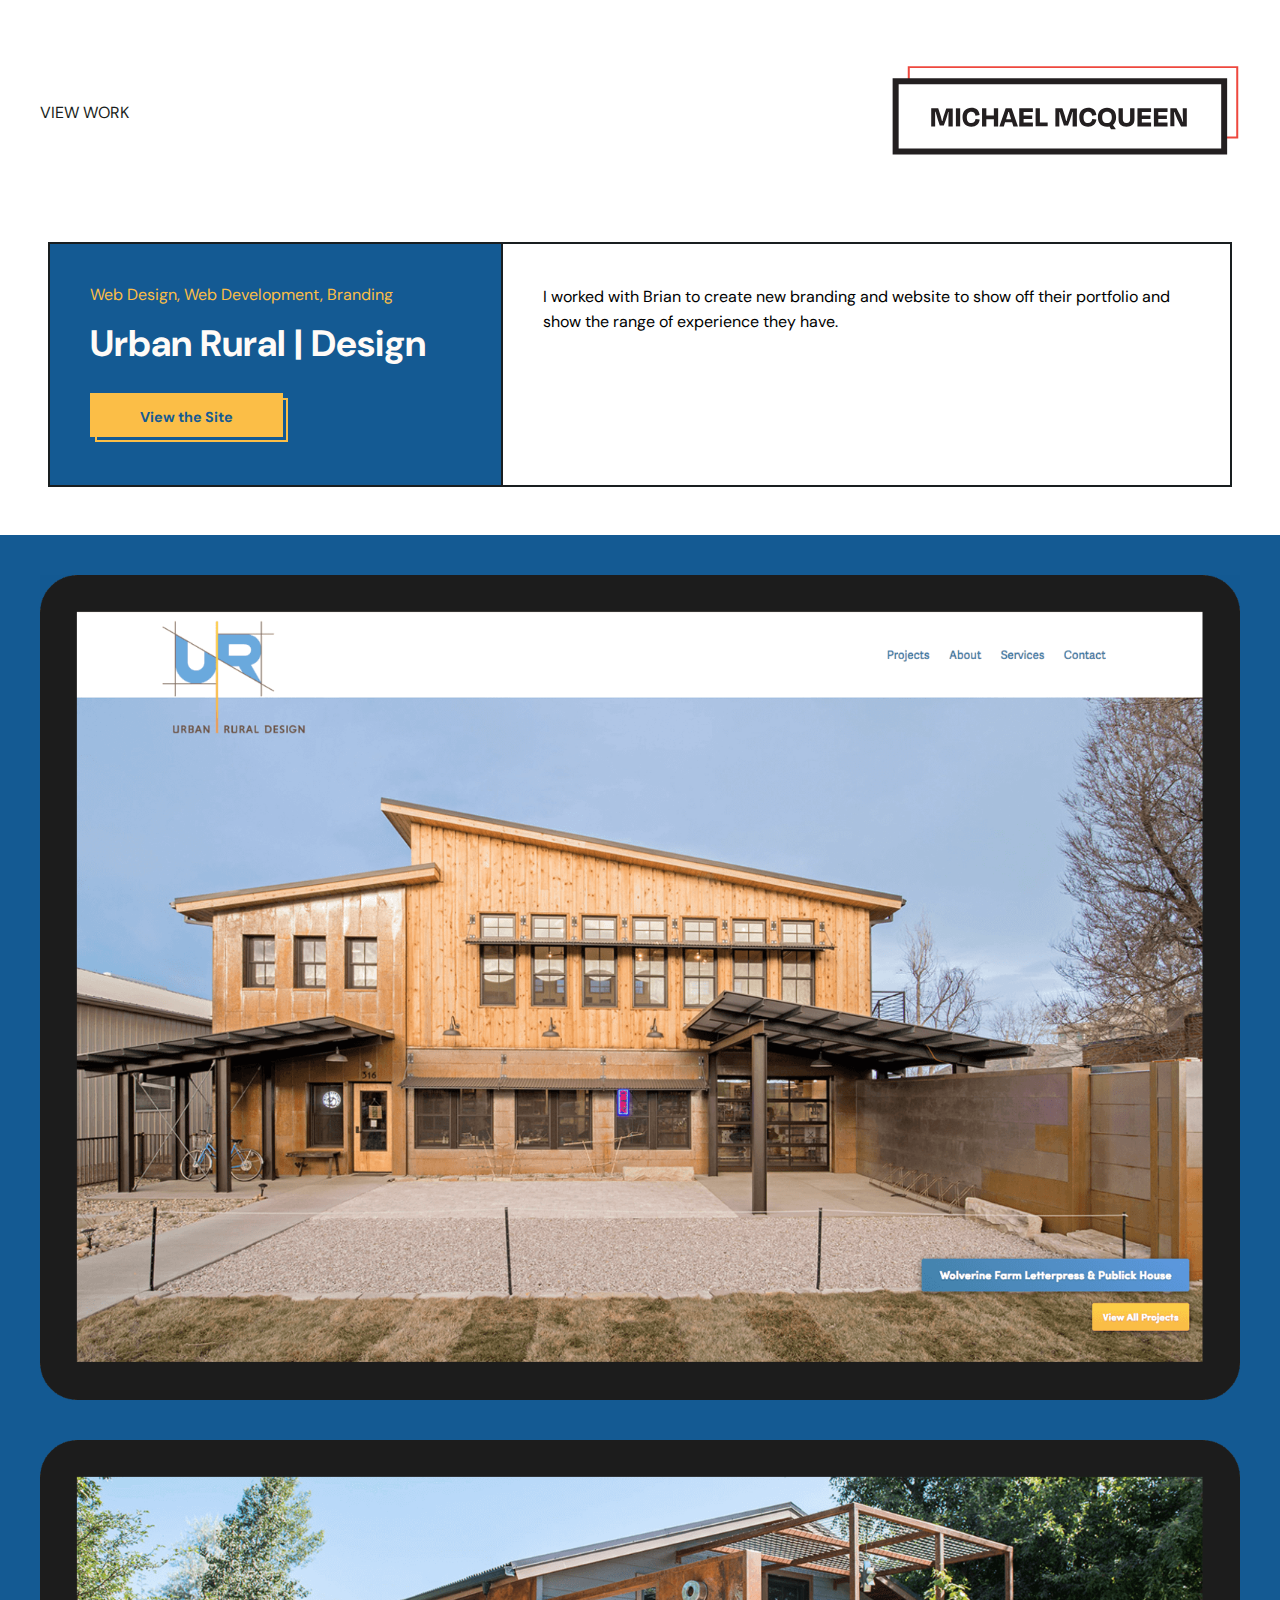
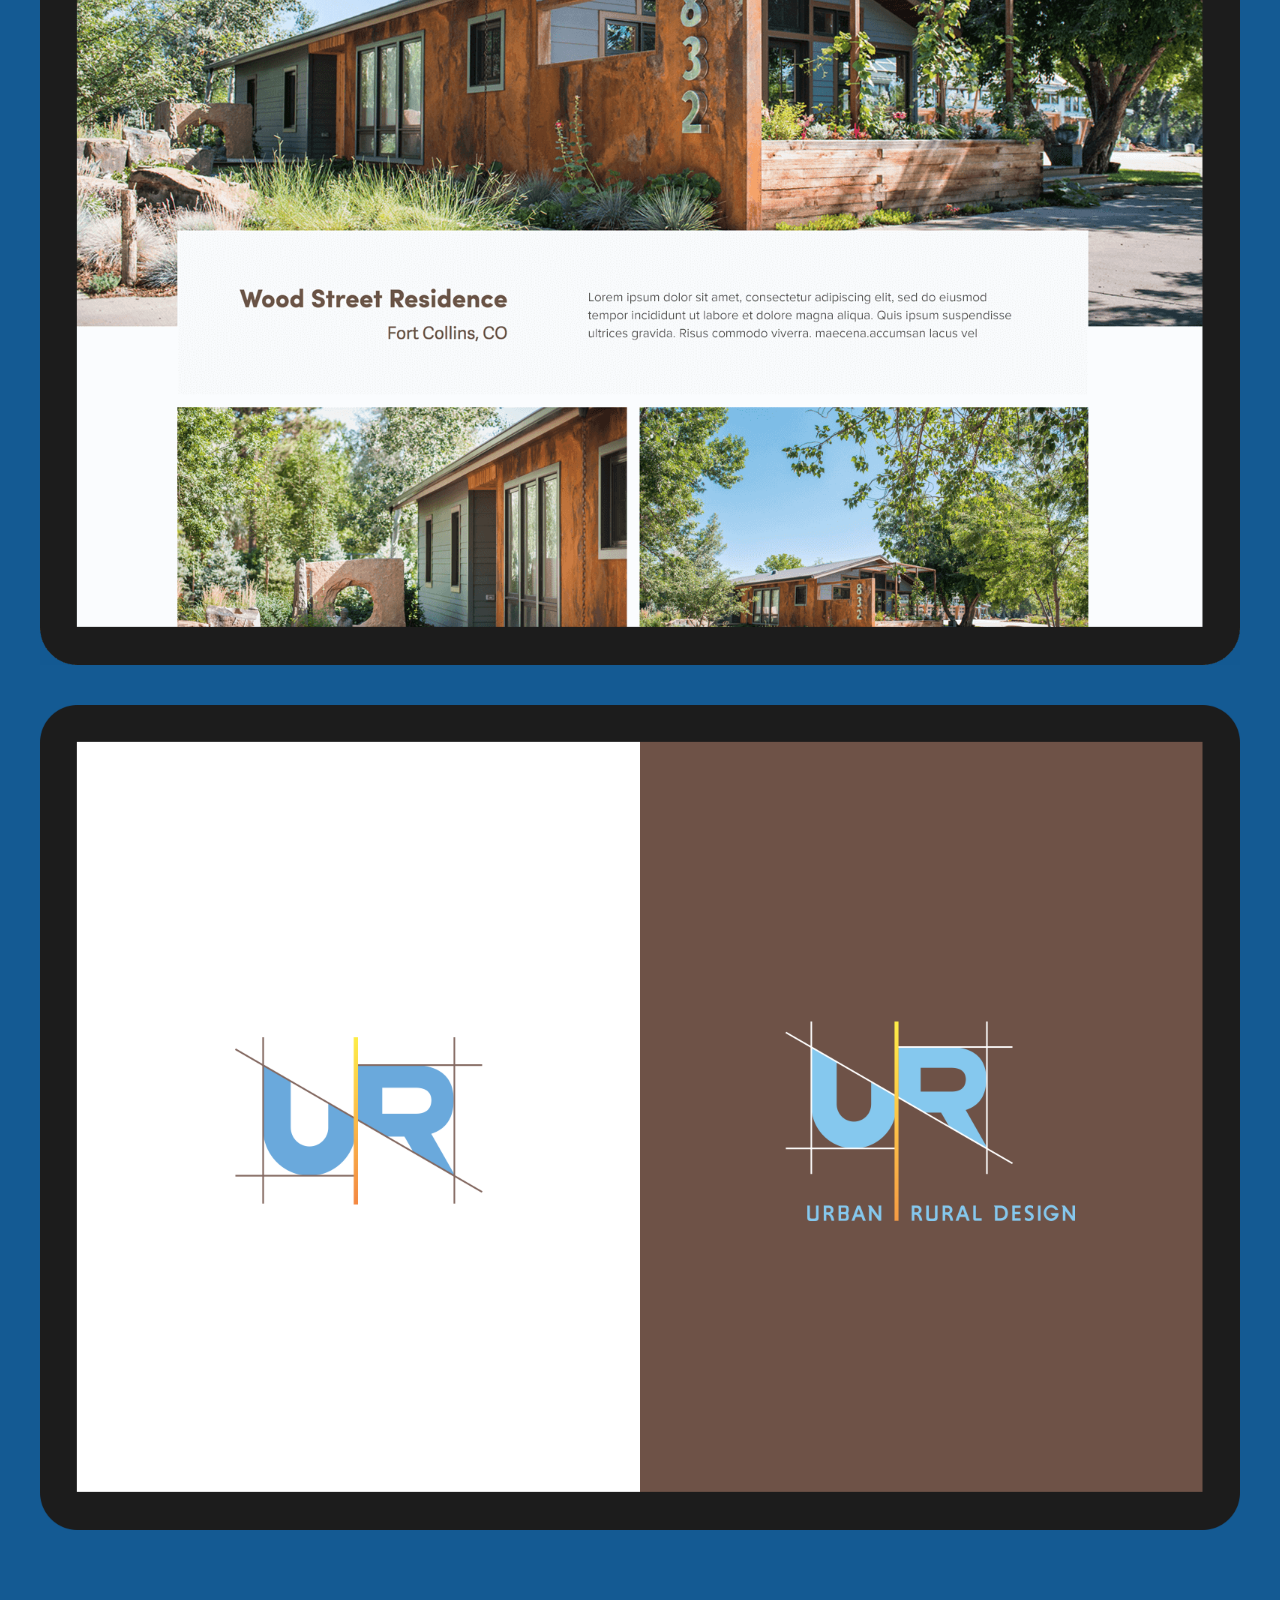
<file: projects/urban-rural-arch.html>
<!doctype html>

<html lang="en">
	<head>
		<meta charset="utf-8">
		<meta name="viewport" content="width=device-width, initial-scale=1">

		<!-- Begin Jekyll SEO tag v2.5.0 -->
<title>Urban Rural Arch | Michael David McQueen</title>
<meta name="generator" content="Jekyll v3.8.4" />
<meta property="og:title" content="Urban Rural Arch" />
<meta property="og:locale" content="en_US" />
<meta name="description" content="Brian at Urban Rural Design specializes in a combination of architectural practice and construction administration, he has designed and managed projects large and small, commercial and residential, in various parts of the country. We worked with Brian to create new branding and website to show off their portfolio and show the range of experience they have." />
<meta property="og:description" content="Brian at Urban Rural Design specializes in a combination of architectural practice and construction administration, he has designed and managed projects large and small, commercial and residential, in various parts of the country. We worked with Brian to create new branding and website to show off their portfolio and show the range of experience they have." />
<link rel="canonical" href="http://localhost:4000/projects/urban-rural-arch/" />
<meta property="og:url" content="http://localhost:4000/projects/urban-rural-arch/" />
<meta property="og:site_name" content="Michael David McQueen" />
<meta property="og:type" content="article" />
<meta property="article:published_time" content="2020-05-16T20:58:00+00:00" />
<script type="application/ld+json">
{"description":"Brian at Urban Rural Design specializes in a combination of architectural practice and construction administration, he has designed and managed projects large and small, commercial and residential, in various parts of the country. We worked with Brian to create new branding and website to show off their portfolio and show the range of experience they have.","@type":"BlogPosting","url":"http://localhost:4000/projects/urban-rural-arch/","headline":"Urban Rural Arch","dateModified":"2020-05-16T20:58:00+00:00","datePublished":"2020-05-16T20:58:00+00:00","mainEntityOfPage":{"@type":"WebPage","@id":"http://localhost:4000/projects/urban-rural-arch/"},"@context":"http://schema.org"}</script>
<!-- End Jekyll SEO tag -->

		<link type="application/atom+xml" rel="alternate" href="http://localhost:4000/feed.xml" title="Michael David McQueen" />
		<link href="https://fonts.googleapis.com/css2?family=DM+Mono&family=DM+Sans:wght@400;700&display=swap" rel="stylesheet">
		<link rel="stylesheet" href="/site.css">
	<link rel="icon" type="image/png" sizes="32x32" href="/favicon-32x32.png">
	<link rel="icon" type="image/png" sizes="16x16" href="/favicon-16x16.png">
</head>

<body>
	<header class="site-header container" role="banner"> 
		<nav class="site-navigation" aria-labelledby="nav-main--label">
			<ul>
				<li class="site-navigation--item"><a href="/#work" class=" site-navigation--link">View Work</a></li>
			</ul>
		</nav>
		<div class="logo">
			<a href="/"><img src="/images/logo.svg" alt="Michael McQueen Logo"></a>
		</div>
	</header>

		

<section class="project-node-intro-wrap">
	<div class="container">
			<section class="project-node-intro">
	<!--  -->
	
	<div class="project-node--intro--details" style="background-color: #145a93">
		<h5 class="project--node-category editable" style="color: #FBBE47">Web Design, Web Development, Branding</h5>
		
			<h1 class="project-node-title light-txt editable">Urban Rural | Design</h1>
		
		
			<a href="https://urbanruralarch.com" class="btn primary" style="background-color: #FBBE47; border-color:#FBBE47;color:#145a93; ">View the Site</a>
		
	</div>
	<div class="project-node--intro--content editable">
		<p>I worked with Brian to create new branding and website to show off their portfolio and show the range of experience they have.</p>

	</div>
</section>
</div>
</section>

<section class="project-node-images" style="background-color: #145a93">
	<div class="container">
	
		<img src="/images/clients/urban-rural.png" alt="Cm.com"/>
	
		<img src="/images/clients/urban-rural/urban-rural-site.png" alt="Cm.com"/>
	
		<img src="/images/clients/urban-rural/urban-rural-logo.png" alt="Cm.com"/>
	


</div>
</section>

	</body>
</html>
</file>
<file: site.css>
html {
  box-sizing: border-box;
  font-size: 16px;
}

*, *:before, *:after {
  box-sizing: inherit;
}

body, h1, h2, h3, h4, h5, h6, p, ol, ul {
  margin: 0;
  padding: 0;
  font-weight: normal;
}

ol, ul {
  list-style: none;
}

img {
  max-width: 100%;
  height: auto;
}

html {
  background: #fff;
}

html, body {
  margin: 0;
  padding: 0;
}

body {
  font-family: "DM Sans", sans-serif;
  font-weight: 400;
  font-style: normal;
}

.np {
  padding: 0;
}

.nm {
  margin: 0;
}

a {
  text-decoration: none;
}

a:hover {
  text-decoration: underline;
}

p a {
  color: inherit;
  border-bottom: 1px dotted;
}

p a:hover {
  text-decoration: none;
  border-bottom: 1px dotted #EF483E;
}

img {
  max-width: 100%;
  height: auto;
}

h1 {
  font-weight: 300;
  font-size: 2.3rem;
  margin: 0;
}

h2 {
  font-weight: 300;
  font-size: 2.2rem;
  margin: 0 0 30px 0;
}

h3 {
  font-size: 1.8rem;
  margin: 0 0 20px 0;
}

h4 {
  font-size: 1.5rem;
  margin: 0 0 10px 0;
}

strong {
  font-family: "DM Sans", sans-serif;
}

p, address, ul, ol, pre {
  margin: 0 0 20px 0;
}

p, address, ul, ol {
  line-height: 1.6;
}

pre {
  padding: 10px;
  background: #eee;
  border-radius: 2px;
}

a.btn {
  display: inline-block;
  font-weight: 700;
  border-radius: 0px;
  padding: 17px 25px 13px;
  margin-bottom: 1rem;
  text-align: center;
  line-height: 1;
  margin-right: 1rem;
  font-family: "DM Sans", sans-serif;
  font-size: 0.9rem;
  position: relative;
  border-color: #FFC832;
}
@media (min-width: 620px) {
  a.btn {
    padding: 17px 50px 13px;
    width: auto;
    margin-right: 1.5rem;
    margin-bottom: 0;
  }
}
a.btn:hover {
  text-decoration: none;
}
a.btn:before {
  content: "";
  position: absolute;
  border: 2px solid black;
  border-color: inherit;
  width: 100%;
  height: 100%;
  top: 5px;
  left: 5px;
}
a.btn.primary {
  background: #FFC832;
  color: #022266;
  border-color: #FFC832;
}
a.btn.secondary {
  background: #022266;
  color: #FFC832;
  margin-right: 0;
  border-color: #022266;
}

.home a.btn {
  width: 47%;
}
@media (min-width: 620px) {
  .home a.btn {
    width: auto;
  }
}

.dark {
  background-color: #191E20;
}

.dark-txt {
  color: #191E20;
}

.light-txt {
  color: #FFFBF7;
}

.red {
  color: #EF483E;
}

.container {
  max-width: 90%;
  margin: 0 auto;
}
@media (min-width: 1200px) {
  .container {
    max-width: 1200px;
  }
}

.site-header {
  display: grid;
  padding: 2rem 0;
  grid-gap: 1rem;
  text-align: center;
  align-items: center;
}
@media (min-width: 620px) {
  .site-header {
    grid-template-columns: 1fr auto;
    text-align: left;
    padding: 4rem 0 2rem;
  }
}
.site-header .logo {
  padding-top: 1rem;
}
@media (min-width: 620px) {
  .site-header .logo {
    padding-top: 0;
  }
}
.site-header .logo img {
  width: 300px;
}
@media (min-width: 620px) {
  .site-header .logo img {
    width: 300px;
  }
}
@media (min-width: 768px) {
  .site-header .logo img {
    width: 350px;
  }
}

.site-navigation {
  text-transform: uppercase;
}
.site-navigation ul {
  margin: 0;
  display: flex;
  justify-content: center;
}
@media (min-width: 620px) {
  .site-navigation ul {
    justify-content: left;
  }
}
.site-navigation ul li {
  padding: 0 1rem;
}
@media (min-width: 620px) {
  .site-navigation ul li {
    padding: 0 2rem 0 0;
  }
}
.site-navigation ul li a {
  color: #191E20;
}

.intro {
  text-align: center;
  display: grid;
  grid-gap: 2rem;
  padding-top: 2rem;
}
@media (min-width: 620px) {
  .intro {
    grid-template-columns: 1fr 1fr;
    text-align: right;
    padding-top: 6rem;
  }
}
@media (min-width: 1200px) {
  .intro {
    grid-template-columns: 600px 1fr;
  }
}
.intro .intro--text {
  padding-bottom: 0;
  margin: 0 auto;
}
.intro .intro--text p:first-child {
  font-size: 1.2rem;
  text-transform: uppercase;
  color: #ef483e;
  margin-bottom: 0.5rem;
}
.intro .intro--text p {
  font-size: 1.5rem;
}
@media (min-width: 620px) {
  .intro .intro--text p {
    font-size: 1.8rem;
  }
}
@media (min-width: 768px) {
  .intro .intro--text p {
    font-size: 2rem;
  }
}
.intro h1 {
  padding-bottom: 0rem;
}
@media (min-width: 620px) {
  .intro h1 {
    padding-bottom: 0rem;
  }
}
.intro .intro--image {
  margin-bottom: -10rem;
}
@media (min-width: 620px) {
  .intro .intro--image {
    order: -1;
  }
}

.project-list {
  padding: 10rem 0 4rem;
}
.project-list .project-list--heading-wrap {
  padding: 4rem 0 3rem;
}
@media (min-width: 620px) {
  .project-list .project-list--heading-wrap {
    padding: 6rem 0 5rem;
  }
}
.project-list .project-list--heading-wrap .project-list--heading {
  margin: 10px 0 0;
  font-size: 1.6rem;
  font-weight: 700;
}
.project-list a.cover-link {
  display: block;
  line-height: 0;
}

.portfolio-page .project-list--item:last-child {
  display: none;
}

.project-list--item {
  background: #FFFBF7;
  border-radius: 5px;
  margin: 0 auto 2rem;
}
@media (min-width: 620px) {
  .project-list--item {
    display: grid;
    grid-template-columns: 50% 50%;
    grid-template-rows: 1fr;
    grid-auto-columns: auto;
    grid-template-areas: "details image";
    margin: 0 auto 3rem;
  }
}
@media (min-width: 1200px) {
  .project-list--item {
    max-width: 100%;
  }
}
.project-list--item .project-list--item-details {
  padding: 1.5rem 1.5rem;
  display: grid;
  grid-area: details;
  grid-template-rows: max-content;
}
@media (min-width: 768px) {
  .project-list--item .project-list--item-details {
    padding: 2rem;
  }
}
.project-list--item .project-list--item-image {
  grid-area: image;
}
.project-list--item .project-list--item-image.landscape {
  padding: 0 1.5rem 1.5rem;
}
@media (min-width: 620px) {
  .project-list--item .project-list--item-image.landscape {
    padding: 2rem;
  }
}
.project-list--item .project-list--item-image.portrait {
  align-self: end;
}
.project-list--item .project-title {
  font-size: 1.55rem;
  padding: 0;
  margin: 0 0 1.4rem;
  font-family: "DM Sans", sans-serif;
  line-height: 1.3;
  font-weight: 700;
}
@media (min-width: 620px) {
  .project-list--item .project-title {
    font-size: 1.9rem;
    margin: 0 0 1.4rem;
  }
}
@media (min-width: 992px) {
  .project-list--item .project-title {
    font-size: 2.3rem;
  }
}
.project-list--item .project-title a {
  color: inherit;
}
.project-list--item .project-category {
  font-size: 1rem;
  padding-bottom: 0.7rem;
}
@media (min-width: 620px) {
  .project-list--item .project-category {
    padding-bottom: 1rem;
  }
}
.project-list--item .btn {
  align-self: end;
  justify-self: left;
}

@media (min-width: 768px) {
  .project-node-intro-wrap {
    height: 100%;
    padding: 3rem;
    padding: 1.5rem;
  }
}
@media (min-width: 1200px) {
  .project-node-intro-wrap {
    padding: 3rem;
  }
}
.project-node-intro-wrap .container {
  margin: 0 auto;
}

@media (min-width: 768px) {
  .project-node-intro {
    display: grid;
    height: 100%;
    grid-template-columns: 1fr 1fr;
    grid-template-rows: 1fr;
  }
}
@media (min-width: 1200px) {
  .project-node-intro {
    grid-template-columns: 1fr 1.6fr;
    grid-template-rows: 1fr;
  }
}
.project-node-intro .intro--text {
  padding-bottom: 1.5rem;
}
.project-node-intro .project-node--intro--details, .project-node-intro .project-node--intro--content {
  padding: 1.5rem 1.5rem 2rem;
  border: 2px solid #191E20;
}
@media (min-width: 768px) {
  .project-node-intro .project-node--intro--details, .project-node-intro .project-node--intro--content {
    padding: 2rem 2rem 2.5rem;
  }
}
@media (min-width: 1200px) {
  .project-node-intro .project-node--intro--details, .project-node-intro .project-node--intro--content {
    padding: 2.5rem 2.5rem 3rem;
  }
}
.project-node-intro .project-node--intro--content {
  background: #fff;
  border-top: 0;
}
@media (min-width: 768px) {
  .project-node-intro .project-node--intro--content {
    border-left: 0;
    border-top: 2px solid #191E20;
  }
}
.project-node-intro .project-node--intro--details h1 {
  font-size: 1.55rem;
  font-family: "DM Sans", sans-serif;
  line-height: 1.2;
  padding-top: 0.5rem;
  padding-bottom: 1.2rem;
  font-weight: 700;
}
@media (min-width: 620px) {
  .project-node-intro .project-node--intro--details h1 {
    font-size: 2rem;
    padding-bottom: 0.75em;
  }
}
@media (min-width: 768px) {
  .project-node-intro .project-node--intro--details h1 {
    font-size: 2.3rem;
  }
}
.project-node-intro .project-node--intro--details h5 {
  font-size: 1rem;
  margin-bottom: 0.5rem;
}

.project-node-images {
  background: #191E20;
  padding: 1.5rem 1.5rem 0;
}
@media (min-width: 768px) {
  .project-node-images {
    padding: 2rem;
  }
}
@media (min-width: 1200px) {
  .project-node-images {
    padding: 2.5rem;
  }
}
@media (min-width: 1200px) {
  .project-node-images .container {
    max-width: 1400px;
    margin: 0 auto;
  }
}
.project-node-images img {
  display: block;
  padding: 0 0 2.5rem 0;
  margin: 0 auto;
}
.project-node-images .shot-note {
  margin: -2.5rem 0 3rem;
  padding: 2rem 2rem;
  background: #000000;
  font-weight: 700;
  color: #fff;
}

@media (min-width: 620px) {
  .col-2 {
    display: grid;
    grid-template-columns: 1fr 1fr;
    grid-gap: 1rem;
  }
}

@media (min-width: 620px) {
  .col-3 {
    display: grid;
    grid-gap: 2rem;
    grid-template-columns: 1fr 1fr 1fr;
  }
}

/*# sourceMappingURL=site.css.map */
</file>
